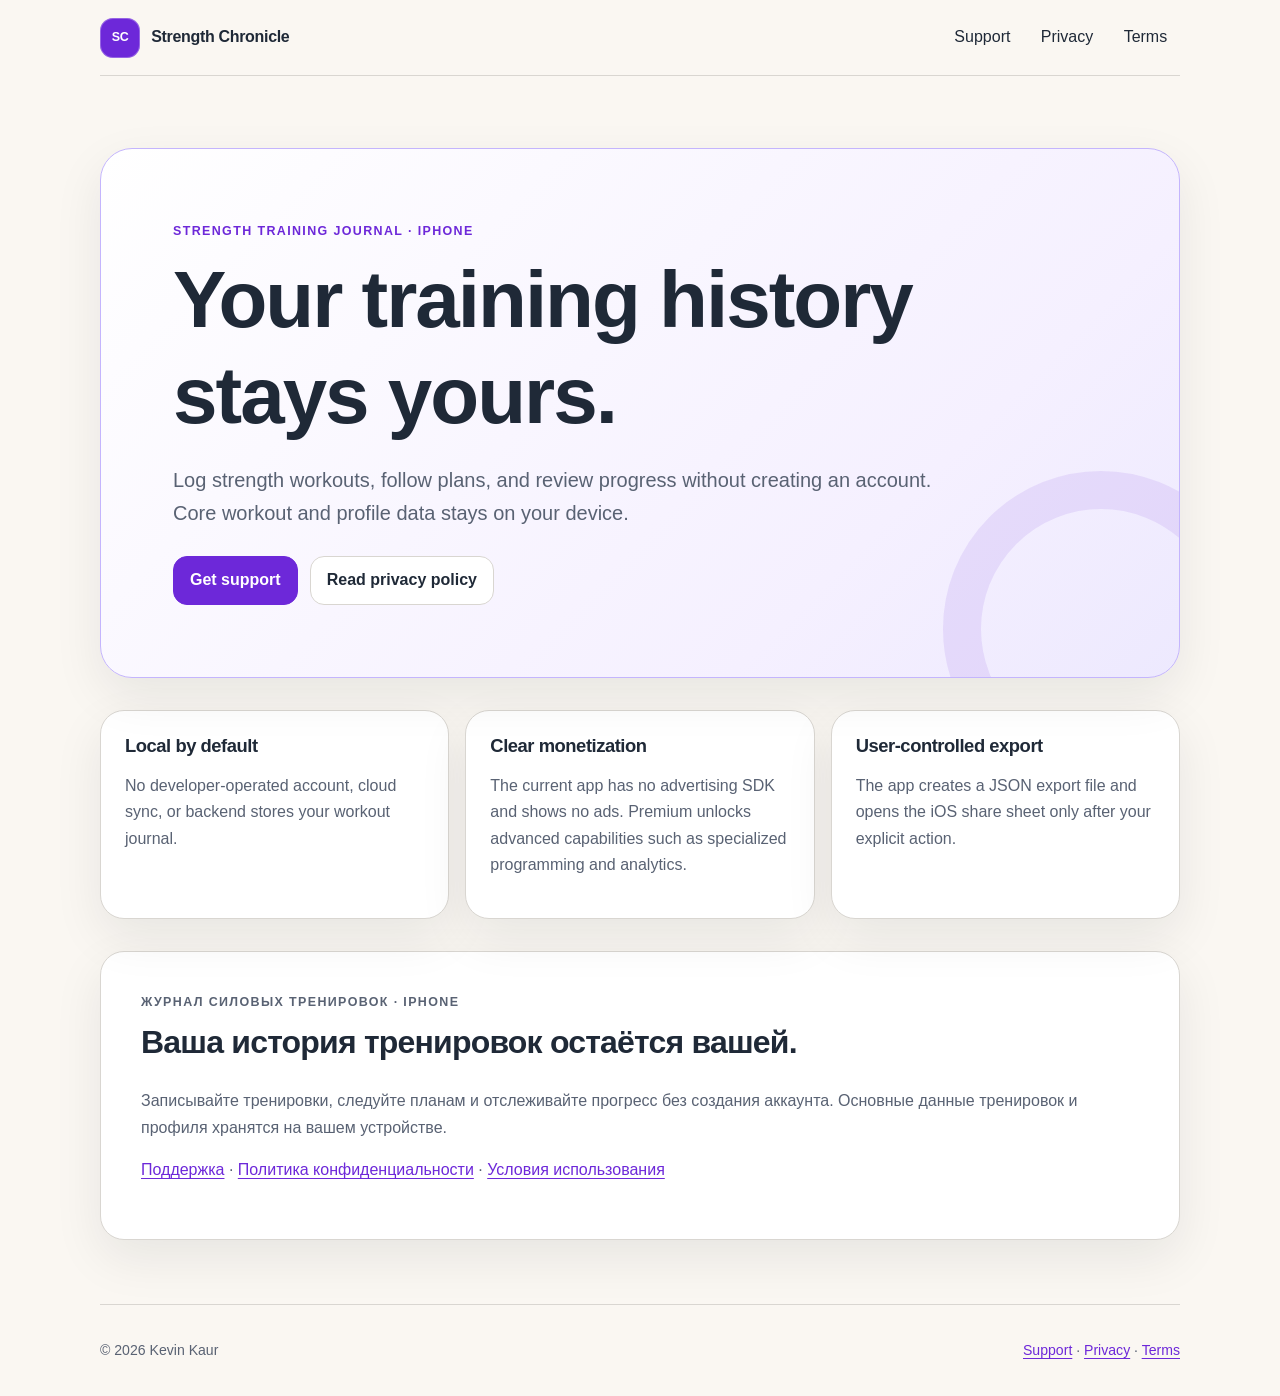
<file: index.html>
<!doctype html>
<html lang="en">
<head>
  <meta charset="utf-8">
  <meta name="viewport" content="width=device-width, initial-scale=1">
  <meta name="description" content="Strength Chronicle support and privacy information.">
  <meta name="referrer" content="no-referrer">
  <meta http-equiv="Content-Security-Policy" content="default-src 'self'; style-src 'self'; img-src 'self' data:; base-uri 'none'; form-action 'none'">
  <title>Strength Chronicle</title>
  <link rel="stylesheet" href="assets/styles.css">
</head>
<body>
  <a class="skip-link" href="#content">Skip to content / К содержанию</a>
  <header class="site-header">
    <a class="brand" href="./" aria-label="Strength Chronicle home"><span class="brand-mark" aria-hidden="true">SC</span><span>Strength Chronicle</span></a>
    <nav aria-label="Primary navigation"><a href="support/">Support</a><a href="privacy/">Privacy</a><a href="terms/">Terms</a></nav>
  </header>
  <main id="content">
    <section class="hero" aria-labelledby="hero-title">
      <p class="eyebrow">Strength training journal · iPhone</p>
      <h1 id="hero-title">Your training history stays yours.</h1>
      <p class="lead">Log strength workouts, follow plans, and review progress without creating an account. Core workout and profile data stays on your device.</p>
      <div class="actions"><a class="button primary" href="support/">Get support</a><a class="button" href="privacy/">Read privacy policy</a></div>
    </section>
    <section class="grid" aria-label="Product facts">
      <article class="card"><h2>Local by default</h2><p>No developer-operated account, cloud sync, or backend stores your workout journal.</p></article>
      <article class="card"><h2>Clear monetization</h2><p>The current app has no advertising SDK and shows no ads. Premium unlocks advanced capabilities such as specialized programming and analytics.</p></article>
      <article class="card"><h2>User-controlled export</h2><p>The app creates a JSON export file and opens the iOS share sheet only after your explicit action.</p></article>
    </section>
    <section class="translation" lang="ru" aria-labelledby="ru-title">
      <p class="eyebrow">Журнал силовых тренировок · iPhone</p>
      <h2 id="ru-title">Ваша история тренировок остаётся вашей.</h2>
      <p>Записывайте тренировки, следуйте планам и отслеживайте прогресс без создания аккаунта. Основные данные тренировок и профиля хранятся на вашем устройстве.</p>
      <p><a href="support/#ru">Поддержка</a> · <a href="privacy/#ru">Политика конфиденциальности</a> · <a href="terms/#ru">Условия использования</a></p>
    </section>
  </main>
  <footer><span>© 2026 Kevin Kaur</span><span><a href="support/">Support</a> · <a href="privacy/">Privacy</a> · <a href="terms/">Terms</a></span></footer>
</body>
</html>
</file>
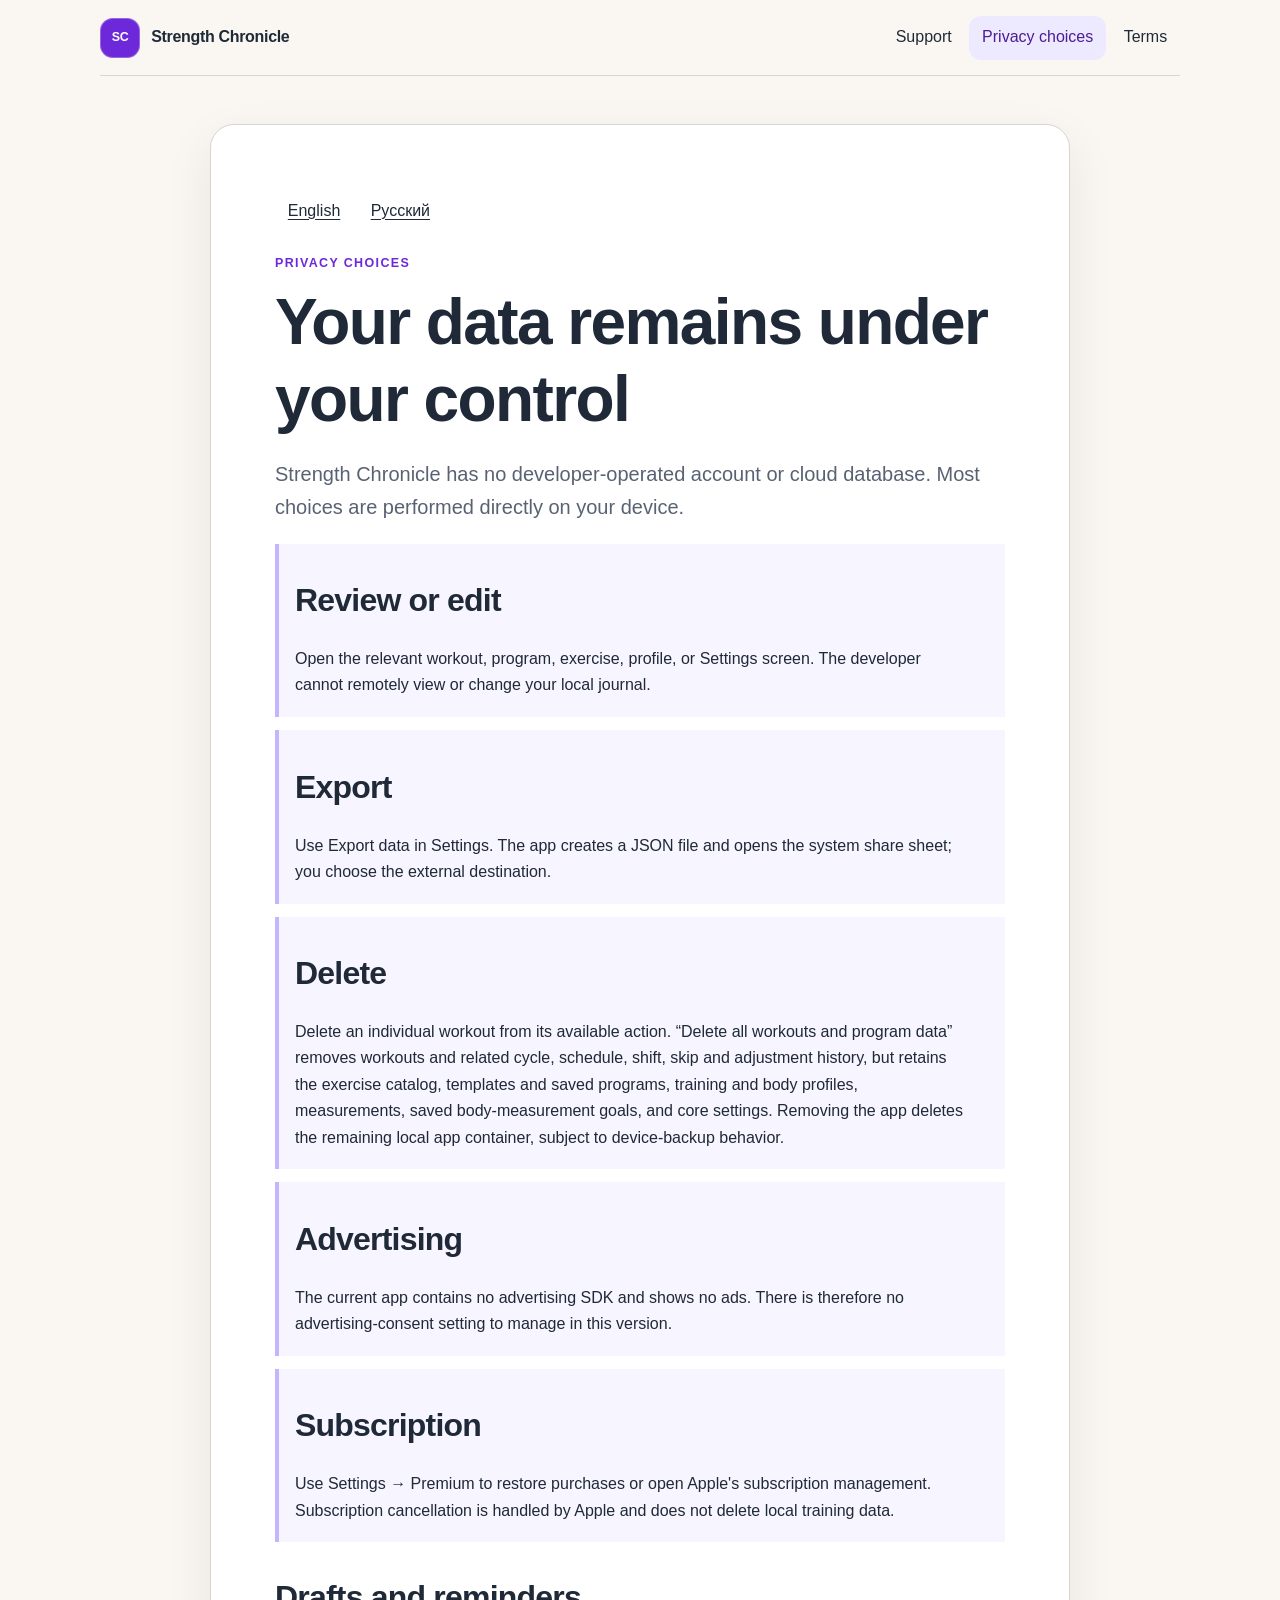
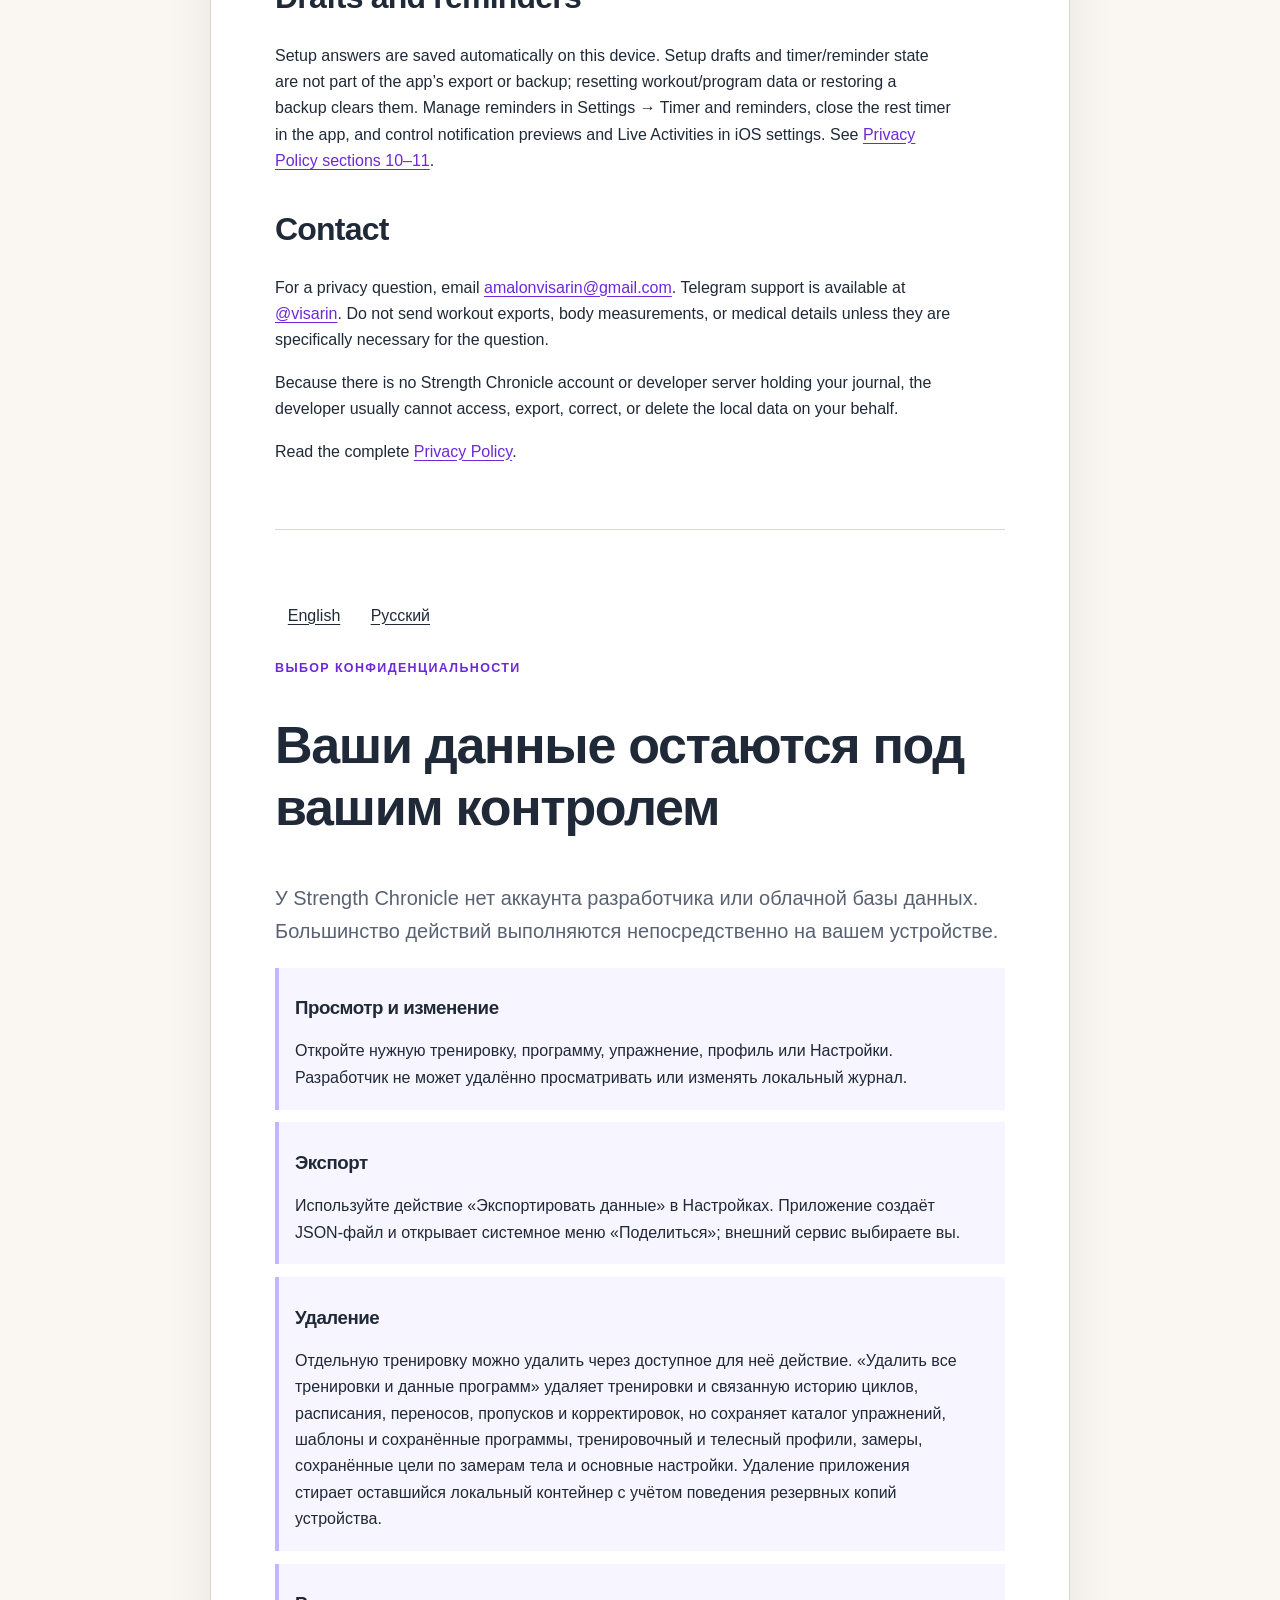
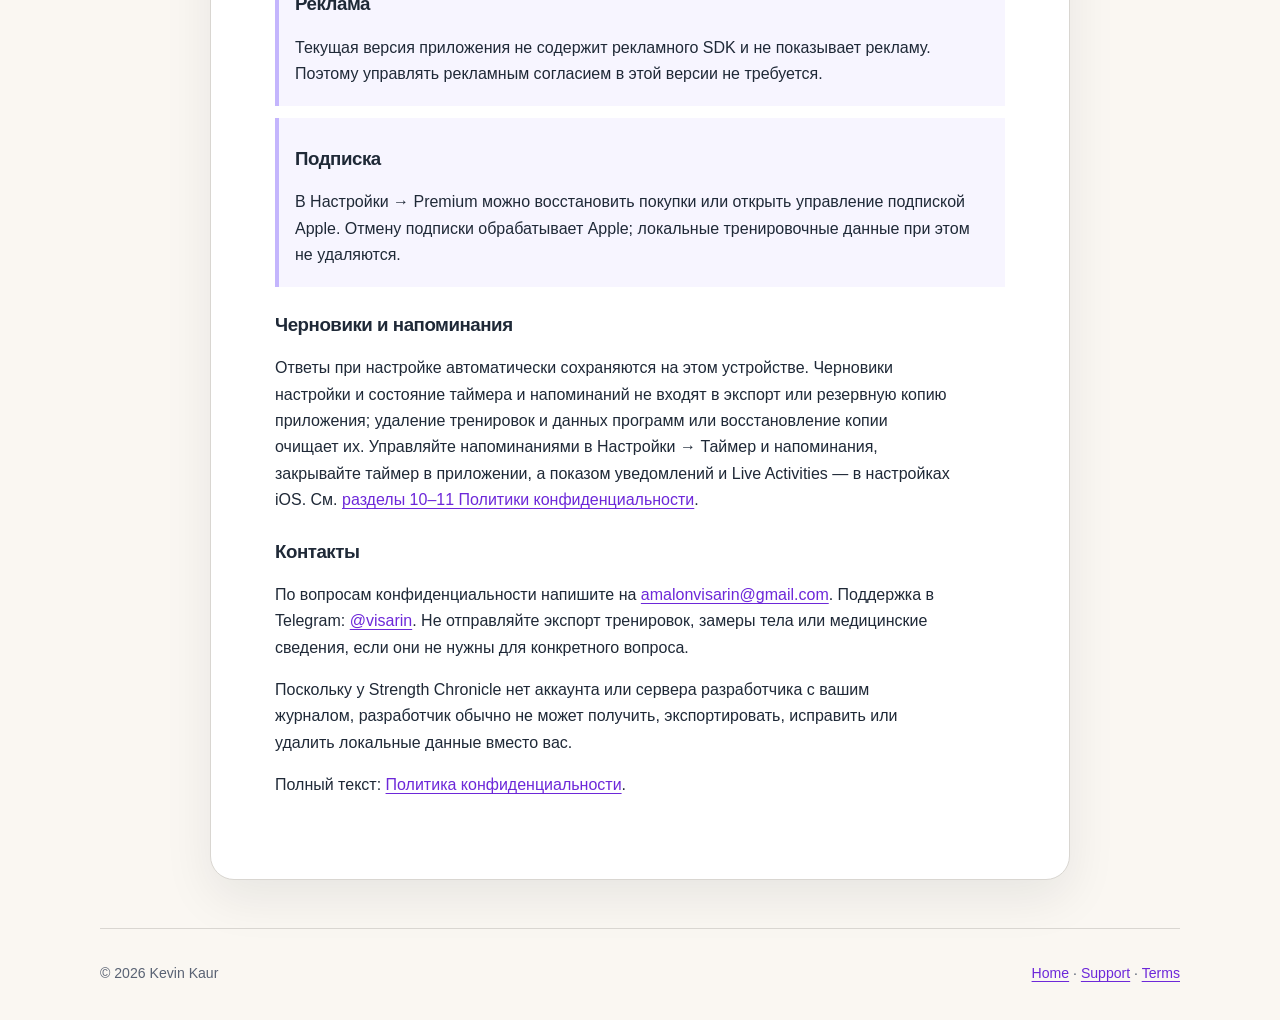
<file: privacy-choices/index.html>
<!doctype html>
<html lang="en">
<head>
  <meta charset="utf-8">
  <meta name="viewport" content="width=device-width, initial-scale=1">
  <meta name="description" content="Privacy choices for Strength Chronicle.">
  <meta name="referrer" content="no-referrer">
  <meta http-equiv="Content-Security-Policy" content="default-src 'self'; style-src 'self'; img-src 'self' data:; base-uri 'none'; form-action 'none'">
  <title>Privacy Choices · Strength Chronicle</title>
  <link rel="stylesheet" href="../assets/styles.css">
</head>
<body>
  <a class="skip-link" href="#content">Skip to content / К содержанию</a>
  <header class="site-header">
    <a class="brand" href="../"><span class="brand-mark" aria-hidden="true">SC</span><span>Strength Chronicle</span></a>
    <nav aria-label="Primary navigation"><a href="../support/">Support</a><a aria-current="page" href="./">Privacy choices</a><a href="../terms/">Terms</a></nav>
  </header>
  <main id="content" class="document">
    <section id="en" lang="en" aria-labelledby="choices-en">
      <nav class="language-nav" aria-label="Language / Язык"><a href="#en" lang="en" hreflang="en">English</a><a href="#ru" lang="ru" hreflang="ru">Русский</a></nav>
      <p class="eyebrow">Privacy choices</p>
      <h1 id="choices-en">Your data remains under your control</h1>
      <p class="lead">Strength Chronicle has no developer-operated account or cloud database. Most choices are performed directly on your device.</p>
      <div class="steps">
        <article><h2>Review or edit</h2><p>Open the relevant workout, program, exercise, profile, or Settings screen. The developer cannot remotely view or change your local journal.</p></article>
        <article><h2>Export</h2><p>Use Export data in Settings. The app creates a JSON file and opens the system share sheet; you choose the external destination.</p></article>
        <article><h2>Delete</h2><p>Delete an individual workout from its available action. “Delete all workouts and program data” removes workouts and related cycle, schedule, shift, skip and adjustment history, but retains the exercise catalog, templates and saved programs, training and body profiles, measurements, saved body-measurement goals, and core settings. Removing the app deletes the remaining local app container, subject to device-backup behavior.</p></article>
        <article><h2>Advertising</h2><p>The current app contains no advertising SDK and shows no ads. There is therefore no advertising-consent setting to manage in this version.</p></article>
        <article><h2>Subscription</h2><p>Use Settings → Premium to restore purchases or open Apple's subscription management. Subscription cancellation is handled by Apple and does not delete local training data.</p></article>
      </div>
      <h2>Drafts and reminders</h2>
      <p>Setup answers are saved automatically on this device. Setup drafts and timer/reminder state are not part of the app’s export or backup; resetting workout/program data or restoring a backup clears them. Manage reminders in Settings → Timer and reminders, close the rest timer in the app, and control notification previews and Live Activities in iOS settings. See <a href="../privacy/">Privacy Policy sections 10–11</a>.</p>
      <h2>Contact</h2>
      <p>For a privacy question, email <a href="mailto:amalonvisarin@gmail.com">amalonvisarin@gmail.com</a>. Telegram support is available at <a href="https://t.me/visarin">@visarin</a>. Do not send workout exports, body measurements, or medical details unless they are specifically necessary for the question.</p>
      <p>Because there is no Strength Chronicle account or developer server holding your journal, the developer usually cannot access, export, correct, or delete the local data on your behalf.</p>
      <p>Read the complete <a href="../privacy/">Privacy Policy</a>.</p>
    </section>
    <hr>
    <section id="ru" lang="ru" aria-labelledby="choices-ru">
      <nav class="language-nav" aria-label="Language / Язык"><a href="#en" lang="en" hreflang="en">English</a><a href="#ru" lang="ru" hreflang="ru">Русский</a></nav>
      <p class="eyebrow">Выбор конфиденциальности</p>
      <h2 id="choices-ru" class="document-title">Ваши данные остаются под вашим контролем</h2>
      <p class="lead">У Strength Chronicle нет аккаунта разработчика или облачной базы данных. Большинство действий выполняются непосредственно на вашем устройстве.</p>
      <div class="steps">
        <article><h3>Просмотр и изменение</h3><p>Откройте нужную тренировку, программу, упражнение, профиль или Настройки. Разработчик не может удалённо просматривать или изменять локальный журнал.</p></article>
        <article><h3>Экспорт</h3><p>Используйте действие «Экспортировать данные» в Настройках. Приложение создаёт JSON-файл и открывает системное меню «Поделиться»; внешний сервис выбираете вы.</p></article>
        <article><h3>Удаление</h3><p>Отдельную тренировку можно удалить через доступное для неё действие. «Удалить все тренировки и данные программ» удаляет тренировки и связанную историю циклов, расписания, переносов, пропусков и корректировок, но сохраняет каталог упражнений, шаблоны и сохранённые программы, тренировочный и телесный профили, замеры, сохранённые цели по замерам тела и основные настройки. Удаление приложения стирает оставшийся локальный контейнер с учётом поведения резервных копий устройства.</p></article>
        <article><h3>Реклама</h3><p>Текущая версия приложения не содержит рекламного SDK и не показывает рекламу. Поэтому управлять рекламным согласием в этой версии не требуется.</p></article>
        <article><h3>Подписка</h3><p>В Настройки → Premium можно восстановить покупки или открыть управление подпиской Apple. Отмену подписки обрабатывает Apple; локальные тренировочные данные при этом не удаляются.</p></article>
      </div>
      <h3>Черновики и напоминания</h3>
      <p>Ответы при настройке автоматически сохраняются на этом устройстве. Черновики настройки и состояние таймера и напоминаний не входят в экспорт или резервную копию приложения; удаление тренировок и данных программ или восстановление копии очищает их. Управляйте напоминаниями в Настройки → Таймер и напоминания, закрывайте таймер в приложении, а показом уведомлений и Live Activities — в настройках iOS. См. <a href="../privacy/#ru">разделы 10–11 Политики конфиденциальности</a>.</p>
      <h3>Контакты</h3>
      <p>По вопросам конфиденциальности напишите на <a href="mailto:amalonvisarin@gmail.com">amalonvisarin@gmail.com</a>. Поддержка в Telegram: <a href="https://t.me/visarin">@visarin</a>. Не отправляйте экспорт тренировок, замеры тела или медицинские сведения, если они не нужны для конкретного вопроса.</p>
      <p>Поскольку у Strength Chronicle нет аккаунта или сервера разработчика с вашим журналом, разработчик обычно не может получить, экспортировать, исправить или удалить локальные данные вместо вас.</p>
      <p>Полный текст: <a href="../privacy/#ru">Политика конфиденциальности</a>.</p>
    </section>
  </main>
  <footer><span>© 2026 Kevin Kaur</span><span><a href="../">Home</a> · <a href="../support/">Support</a> · <a href="../terms/">Terms</a></span></footer>
</body>
</html>
</file>
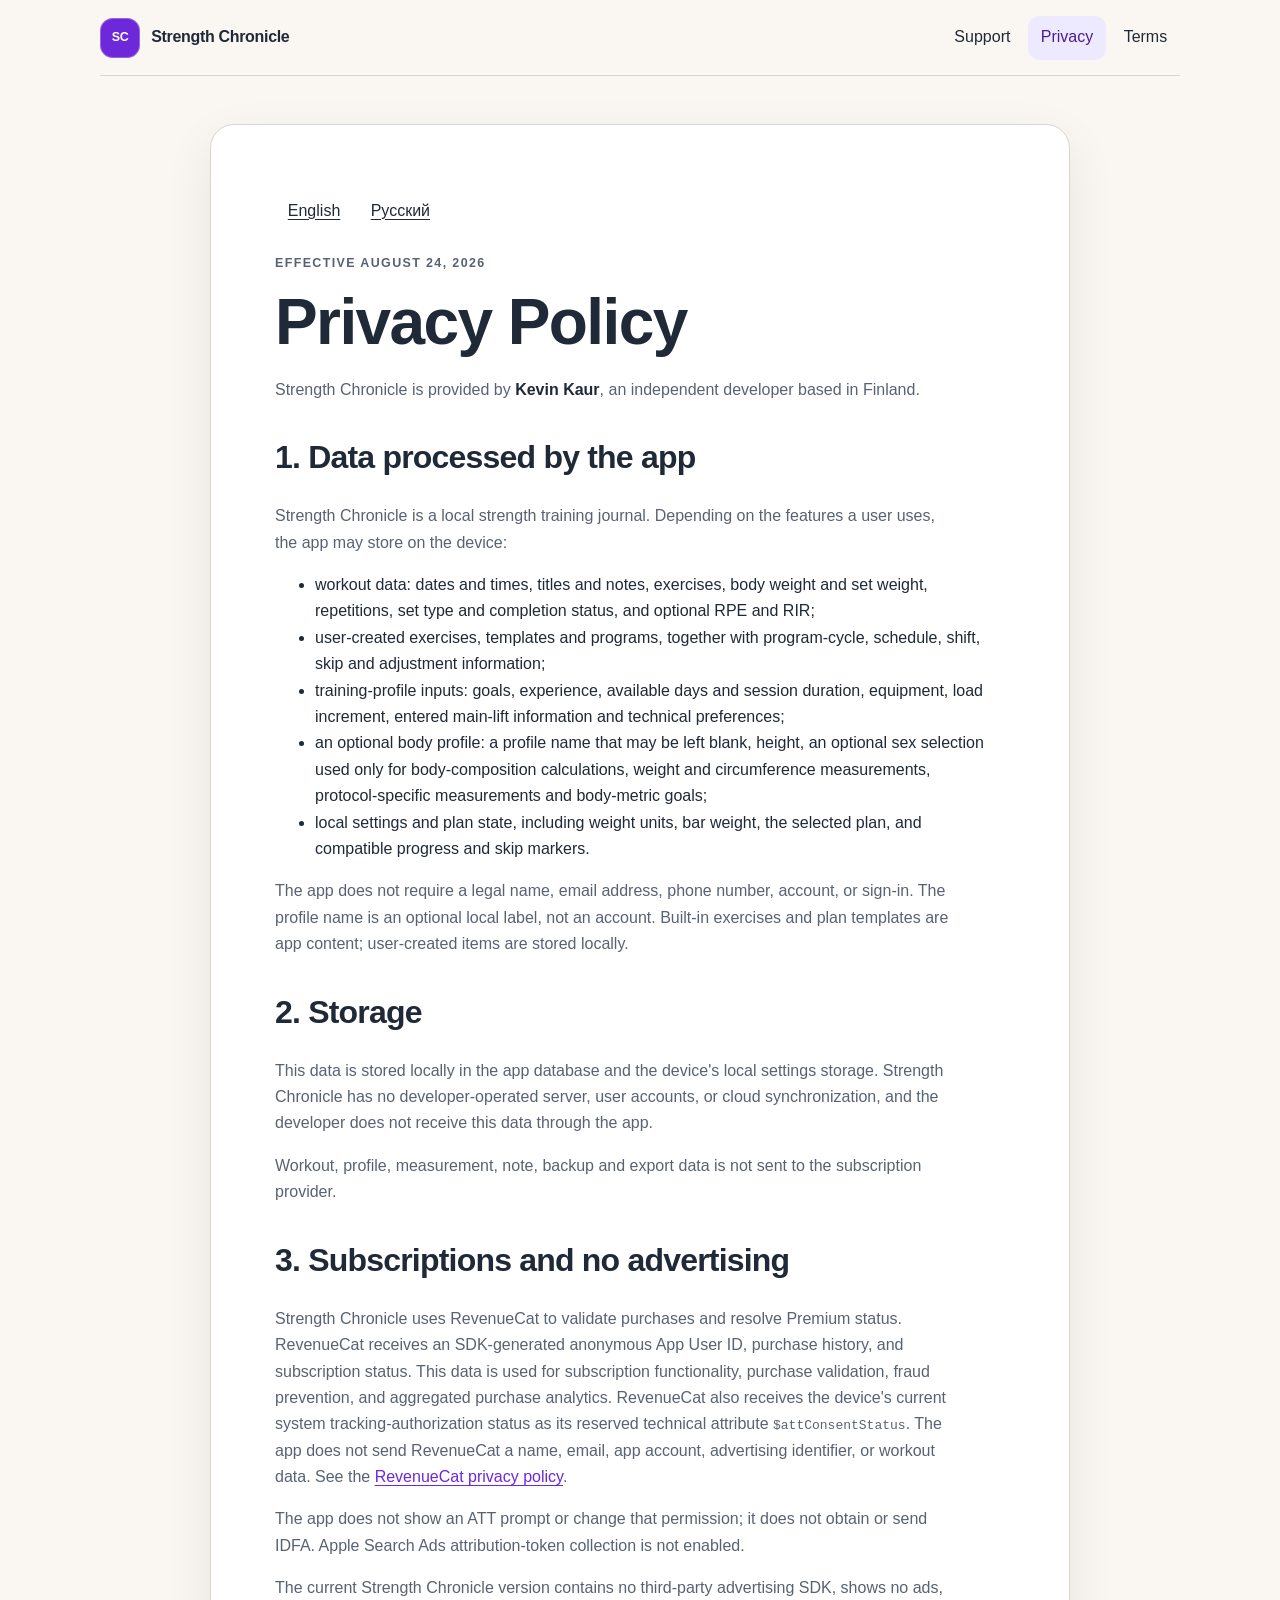
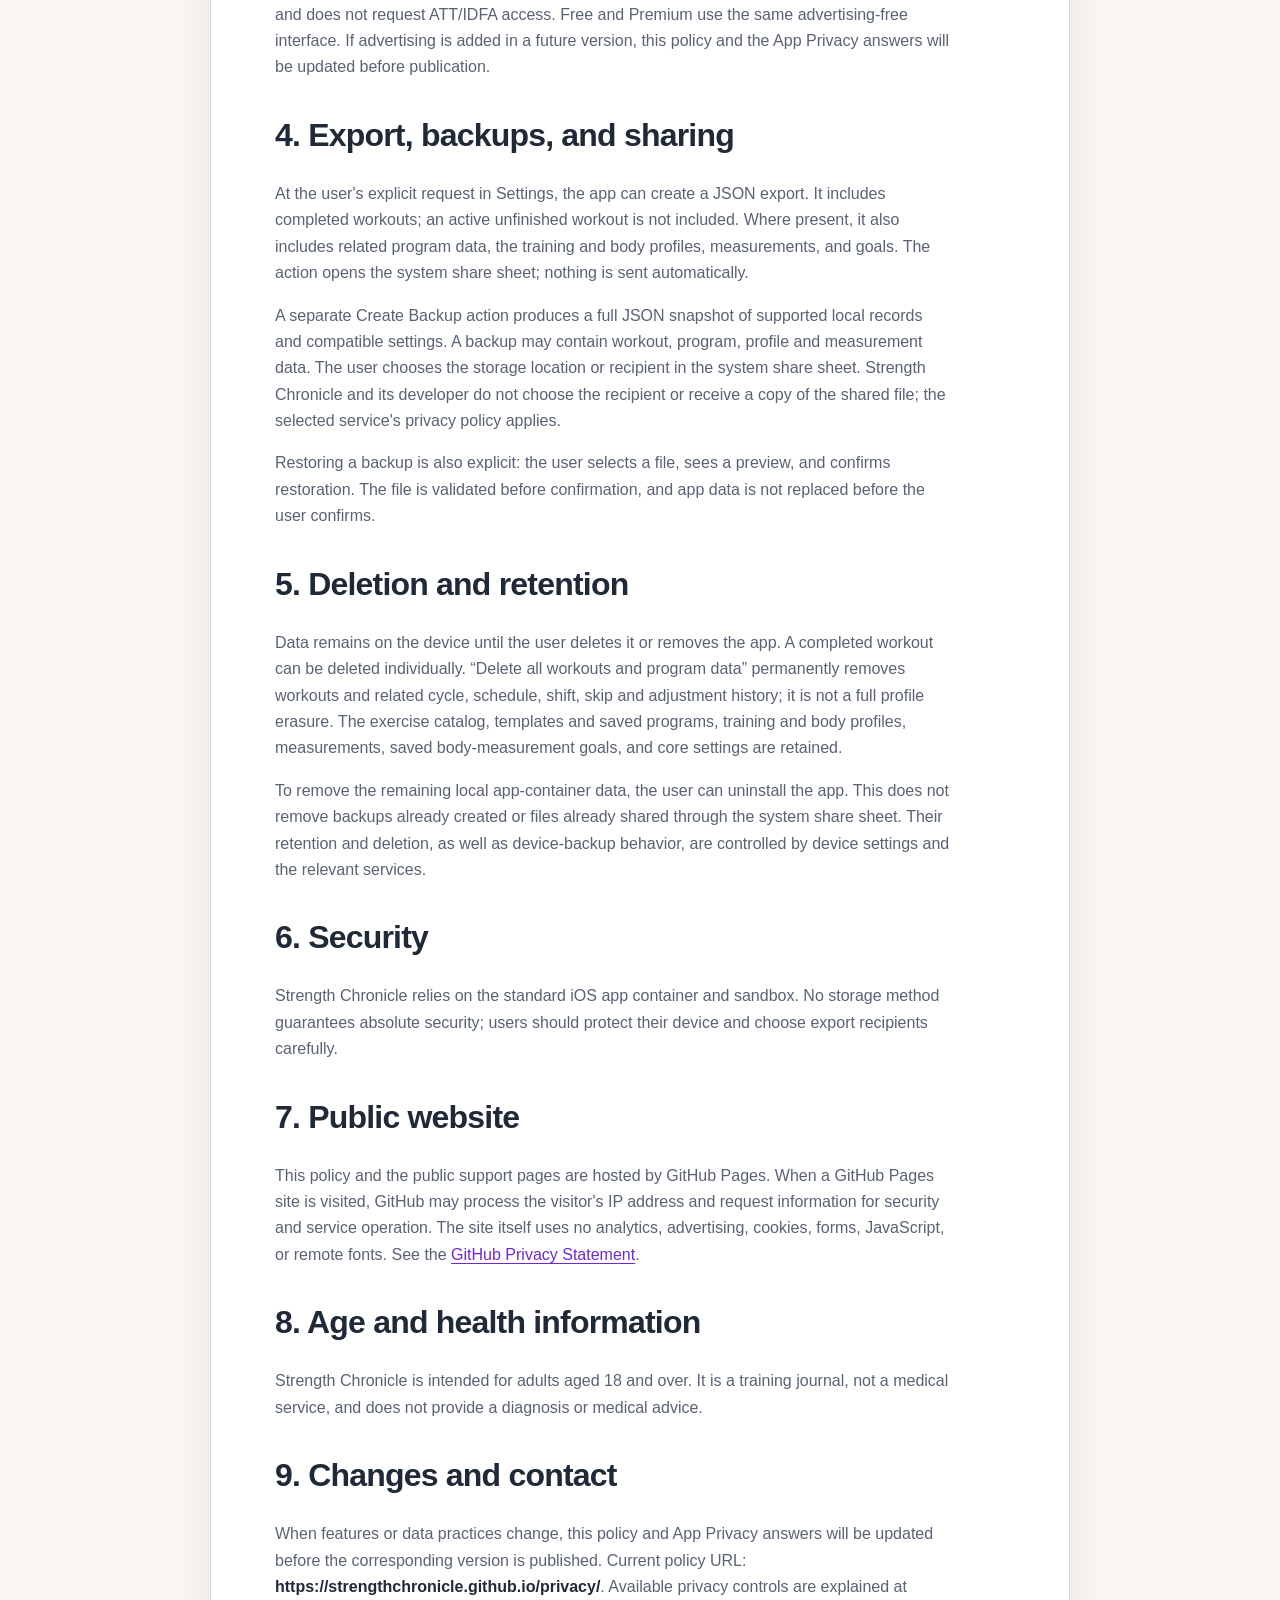
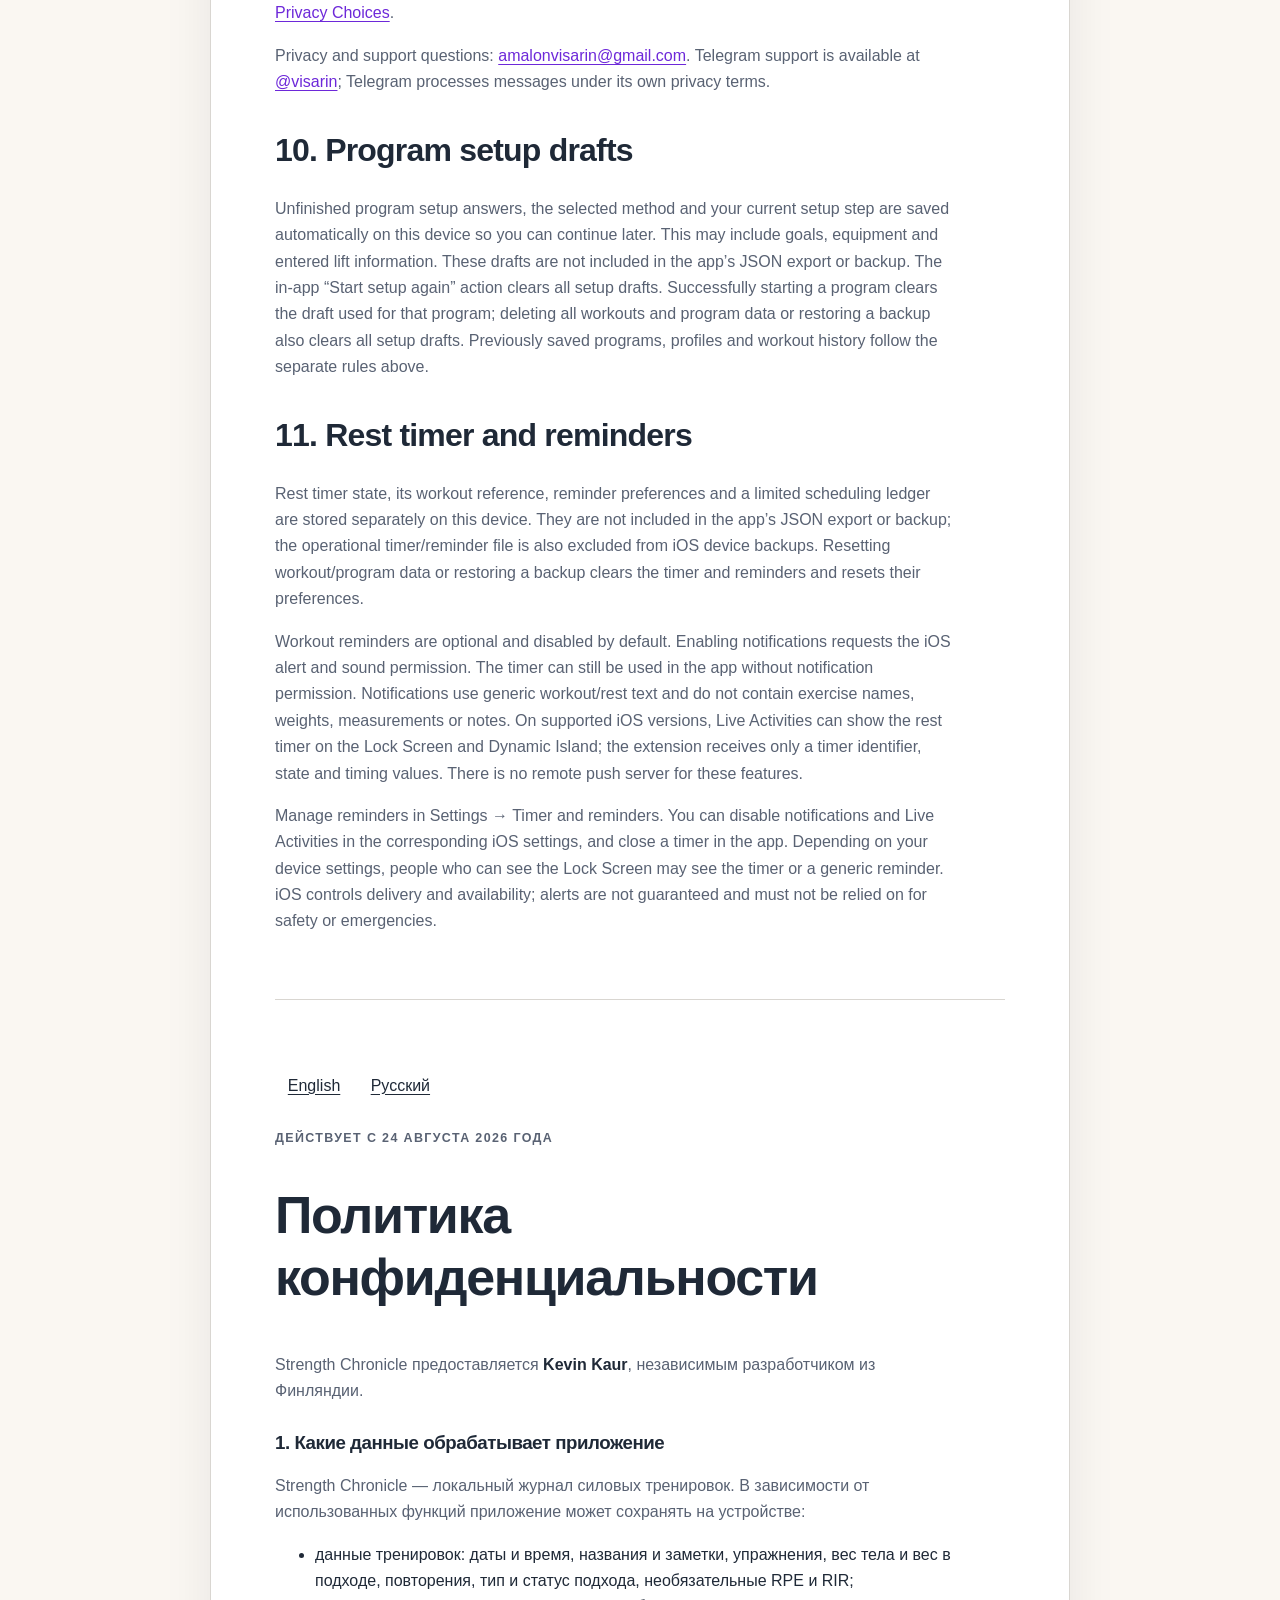
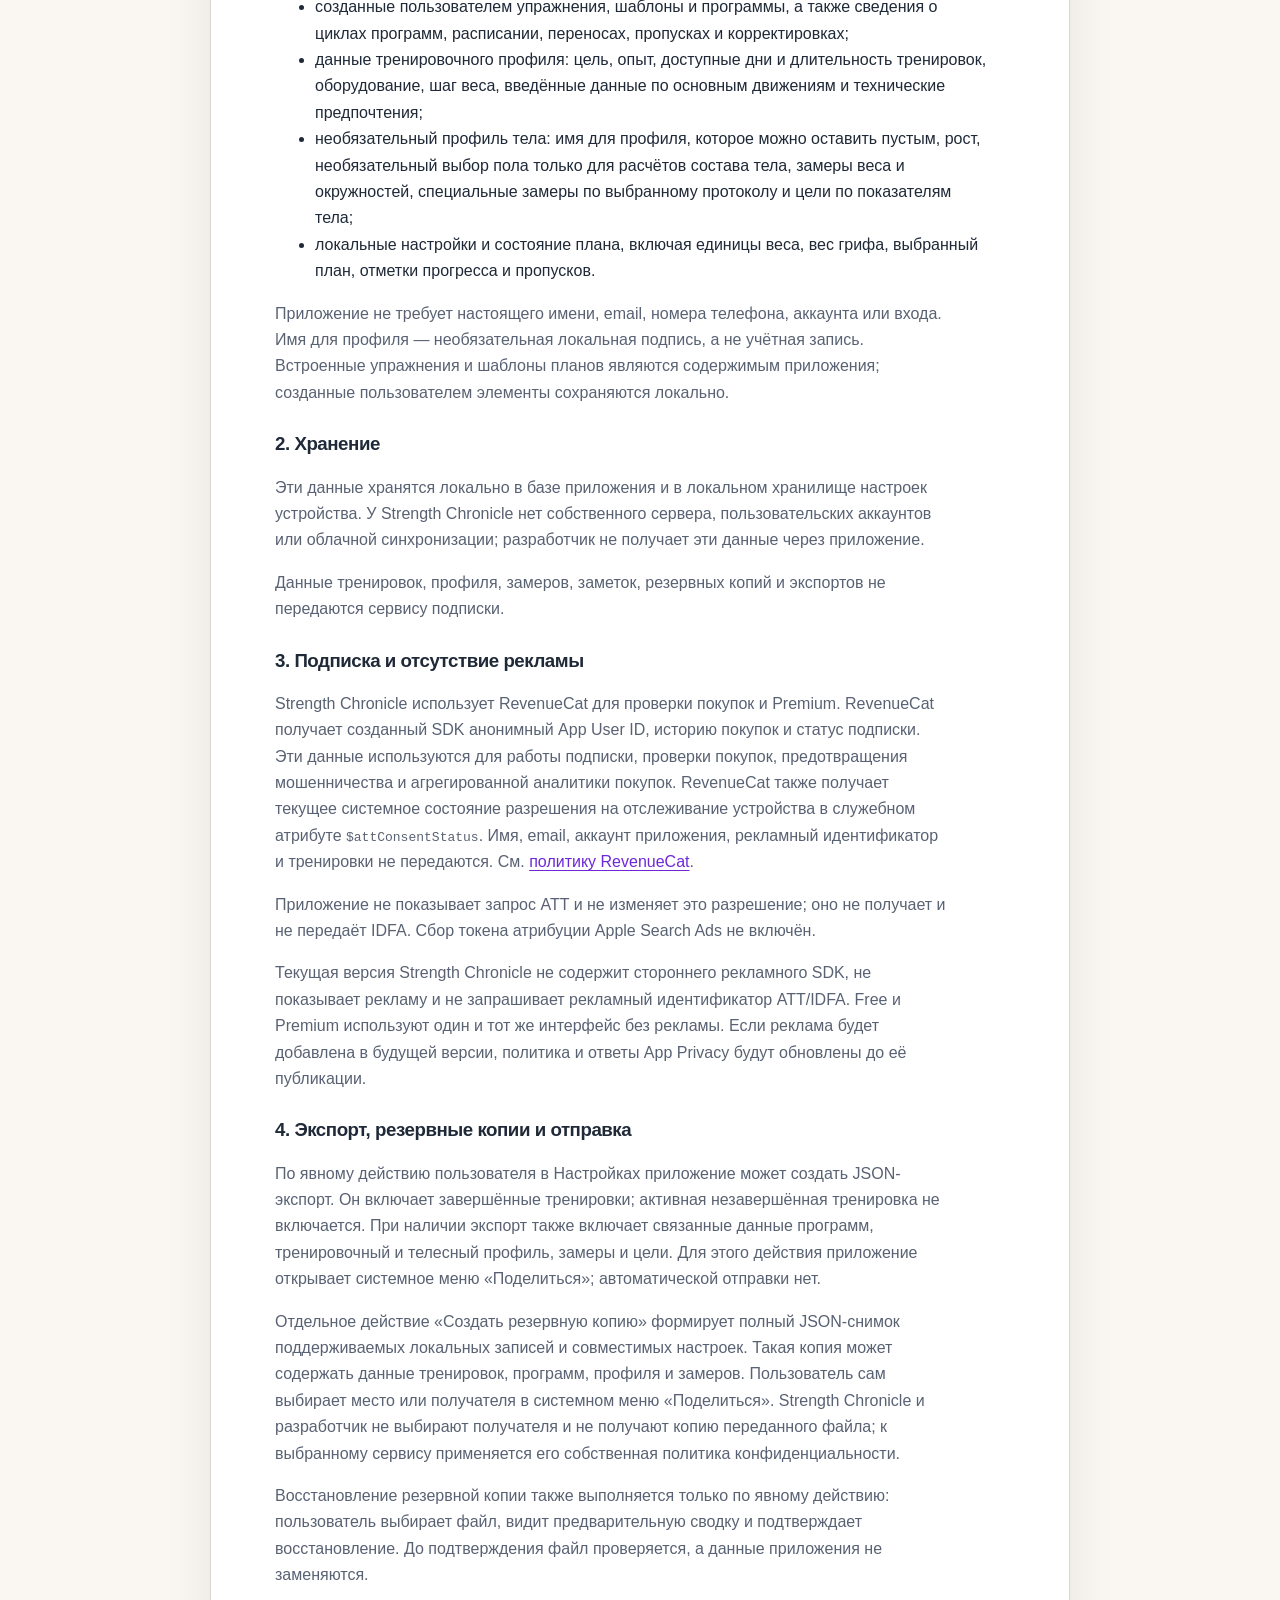
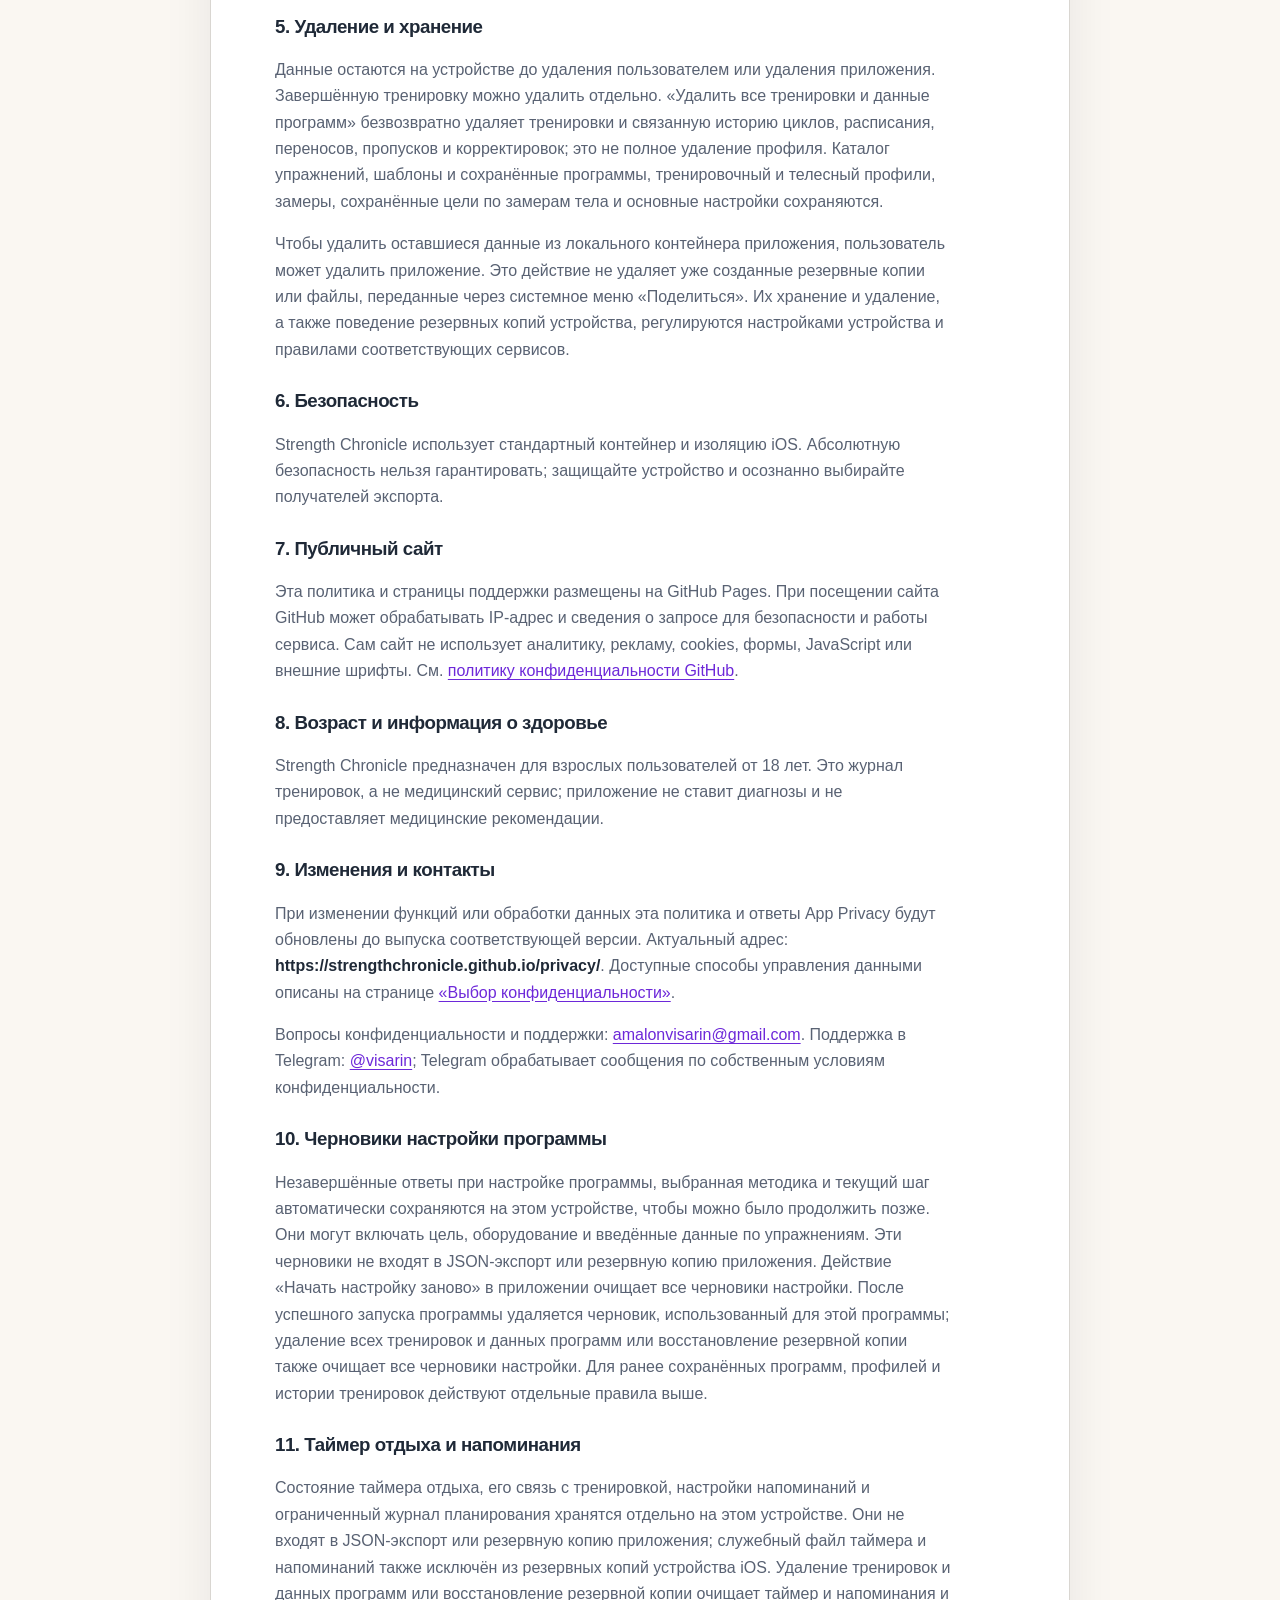
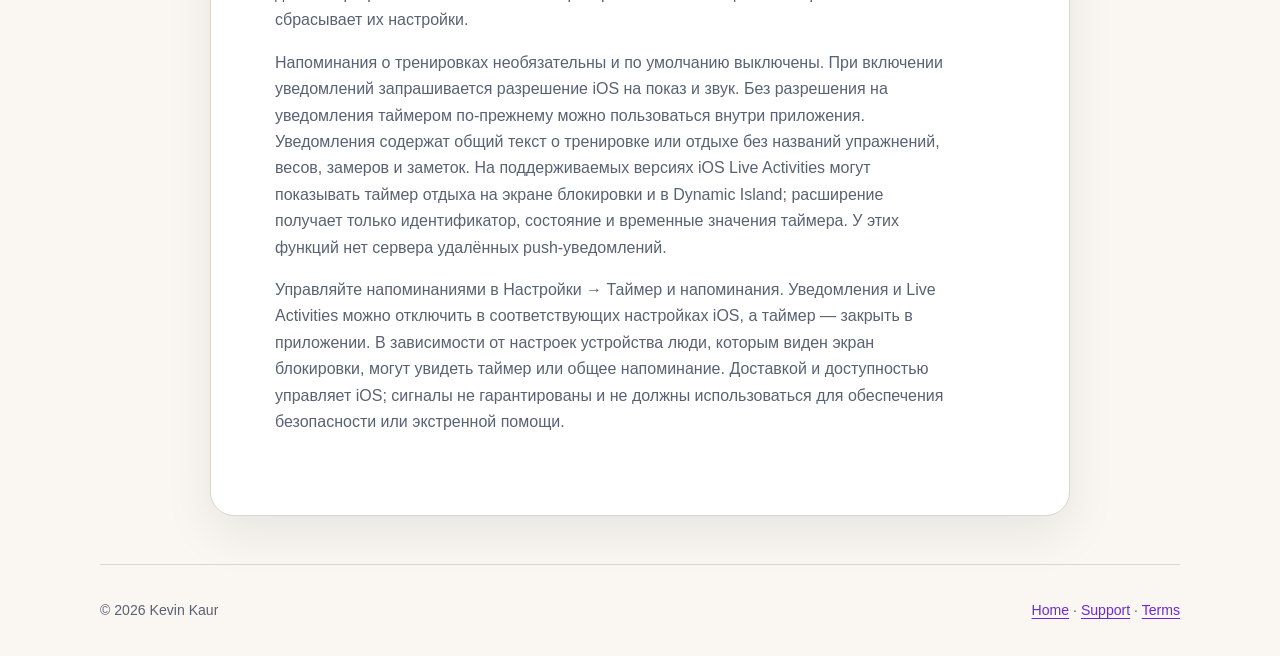
<file: privacy/index.html>
<!doctype html>
<html lang="en">
<head>
  <meta charset="utf-8">
  <meta name="viewport" content="width=device-width, initial-scale=1">
  <meta name="description" content="Privacy Policy for Strength Chronicle.">
  <meta name="referrer" content="no-referrer">
  <meta http-equiv="Content-Security-Policy" content="default-src 'self'; style-src 'self'; img-src 'self' data:; base-uri 'none'; form-action 'none'">
  <title>Privacy Policy · Strength Chronicle</title>
  <link rel="stylesheet" href="../assets/styles.css">
</head>
<body>
  <a class="skip-link" href="#content">Skip to content / К содержанию</a>
  <header class="site-header">
    <a class="brand" href="../"><span class="brand-mark" aria-hidden="true">SC</span><span>Strength Chronicle</span></a>
    <nav aria-label="Primary navigation"><a href="../support/">Support</a><a aria-current="page" href="./">Privacy</a><a href="../terms/">Terms</a></nav>
  </header>
  <main id="content" class="document policy">
    <section id="en" lang="en" aria-labelledby="privacy-en">
      <nav class="language-nav" aria-label="Language / Язык"><a href="#en" lang="en" hreflang="en">English</a><a href="#ru" lang="ru" hreflang="ru">Русский</a></nav>
      <p class="eyebrow">Effective August 24, 2026</p>
      <h1 id="privacy-en">Privacy Policy</h1>
      <p>Strength Chronicle is provided by <strong>Kevin Kaur</strong>, an independent developer based in Finland.</p>
      <h2>1. Data processed by the app</h2>
      <p>Strength Chronicle is a local strength training journal. Depending on the features a user uses, the app may store on the device:</p>
      <ul>
        <li>workout data: dates and times, titles and notes, exercises, body weight and set weight, repetitions, set type and completion status, and optional RPE and RIR;</li>
        <li>user-created exercises, templates and programs, together with program-cycle, schedule, shift, skip and adjustment information;</li>
        <li>training-profile inputs: goals, experience, available days and session duration, equipment, load increment, entered main-lift information and technical preferences;</li>
        <li>an optional body profile: a profile name that may be left blank, height, an optional sex selection used only for body-composition calculations, weight and circumference measurements, protocol-specific measurements and body-metric goals;</li>
        <li>local settings and plan state, including weight units, bar weight, the selected plan, and compatible progress and skip markers.</li>
      </ul>
      <p>The app does not require a legal name, email address, phone number, account, or sign-in. The profile name is an optional local label, not an account. Built-in exercises and plan templates are app content; user-created items are stored locally.</p>
      <h2>2. Storage</h2>
      <p>This data is stored locally in the app database and the device's local settings storage. Strength Chronicle has no developer-operated server, user accounts, or cloud synchronization, and the developer does not receive this data through the app.</p>
      <p>Workout, profile, measurement, note, backup and export data is not sent to the subscription provider.</p>
      <h2>3. Subscriptions and no advertising</h2>
      <p>Strength Chronicle uses RevenueCat to validate purchases and resolve Premium status. RevenueCat receives an SDK-generated anonymous App User ID, purchase history, and subscription status. This data is used for subscription functionality, purchase validation, fraud prevention, and aggregated purchase analytics. RevenueCat also receives the device's current system tracking-authorization status as its reserved technical attribute <code>$attConsentStatus</code>. The app does not send RevenueCat a name, email, app account, advertising identifier, or workout data. See the <a href="https://www.revenuecat.com/privacy">RevenueCat privacy policy</a>.</p>
      <p>The app does not show an ATT prompt or change that permission; it does not obtain or send IDFA. Apple Search Ads attribution-token collection is not enabled.</p>
      <p>The current Strength Chronicle version contains no third-party advertising SDK, shows no ads, and does not request ATT/IDFA access. Free and Premium use the same advertising-free interface. If advertising is added in a future version, this policy and the App Privacy answers will be updated before publication.</p>
      <h2>4. Export, backups, and sharing</h2>
      <p>At the user's explicit request in Settings, the app can create a JSON export. It includes completed workouts; an active unfinished workout is not included. Where present, it also includes related program data, the training and body profiles, measurements, and goals. The action opens the system share sheet; nothing is sent automatically.</p>
      <p>A separate Create Backup action produces a full JSON snapshot of supported local records and compatible settings. A backup may contain workout, program, profile and measurement data. The user chooses the storage location or recipient in the system share sheet. Strength Chronicle and its developer do not choose the recipient or receive a copy of the shared file; the selected service's privacy policy applies.</p>
      <p>Restoring a backup is also explicit: the user selects a file, sees a preview, and confirms restoration. The file is validated before confirmation, and app data is not replaced before the user confirms.</p>
      <h2>5. Deletion and retention</h2>
      <p>Data remains on the device until the user deletes it or removes the app. A completed workout can be deleted individually. “Delete all workouts and program data” permanently removes workouts and related cycle, schedule, shift, skip and adjustment history; it is not a full profile erasure. The exercise catalog, templates and saved programs, training and body profiles, measurements, saved body-measurement goals, and core settings are retained.</p>
      <p>To remove the remaining local app-container data, the user can uninstall the app. This does not remove backups already created or files already shared through the system share sheet. Their retention and deletion, as well as device-backup behavior, are controlled by device settings and the relevant services.</p>
      <h2>6. Security</h2>
      <p>Strength Chronicle relies on the standard iOS app container and sandbox. No storage method guarantees absolute security; users should protect their device and choose export recipients carefully.</p>
      <h2>7. Public website</h2>
      <p>This policy and the public support pages are hosted by GitHub Pages. When a GitHub Pages site is visited, GitHub may process the visitor's IP address and request information for security and service operation. The site itself uses no analytics, advertising, cookies, forms, JavaScript, or remote fonts. See the <a href="https://docs.github.com/en/site-policy/privacy-policies/github-general-privacy-statement">GitHub Privacy Statement</a>.</p>
      <h2>8. Age and health information</h2>
      <p>Strength Chronicle is intended for adults aged 18 and over. It is a training journal, not a medical service, and does not provide a diagnosis or medical advice.</p>
      <h2>9. Changes and contact</h2>
      <p>When features or data practices change, this policy and App Privacy answers will be updated before the corresponding version is published. Current policy URL: <strong>https://strengthchronicle.github.io/privacy/</strong>. Available privacy controls are explained at <a href="../privacy-choices/">Privacy Choices</a>.</p>
      <p>Privacy and support questions: <a href="mailto:amalonvisarin@gmail.com">amalonvisarin@gmail.com</a>. Telegram support is available at <a href="https://t.me/visarin">@visarin</a>; Telegram processes messages under its own privacy terms.</p>
      <h2>10. Program setup drafts</h2>
      <p>Unfinished program setup answers, the selected method and your current setup step are saved automatically on this device so you can continue later. This may include goals, equipment and entered lift information. These drafts are not included in the app’s JSON export or backup. The in-app “Start setup again” action clears all setup drafts. Successfully starting a program clears the draft used for that program; deleting all workouts and program data or restoring a backup also clears all setup drafts. Previously saved programs, profiles and workout history follow the separate rules above.</p>
      <h2>11. Rest timer and reminders</h2>
      <p>Rest timer state, its workout reference, reminder preferences and a limited scheduling ledger are stored separately on this device. They are not included in the app’s JSON export or backup; the operational timer/reminder file is also excluded from iOS device backups. Resetting workout/program data or restoring a backup clears the timer and reminders and resets their preferences.</p>
      <p>Workout reminders are optional and disabled by default. Enabling notifications requests the iOS alert and sound permission. The timer can still be used in the app without notification permission. Notifications use generic workout/rest text and do not contain exercise names, weights, measurements or notes. On supported iOS versions, Live Activities can show the rest timer on the Lock Screen and Dynamic Island; the extension receives only a timer identifier, state and timing values. There is no remote push server for these features.</p>
      <p>Manage reminders in Settings → Timer and reminders. You can disable notifications and Live Activities in the corresponding iOS settings, and close a timer in the app. Depending on your device settings, people who can see the Lock Screen may see the timer or a generic reminder. iOS controls delivery and availability; alerts are not guaranteed and must not be relied on for safety or emergencies.</p>
    </section>
    <hr>
    <section id="ru" lang="ru" aria-labelledby="privacy-ru">
      <nav class="language-nav" aria-label="Language / Язык"><a href="#en" lang="en" hreflang="en">English</a><a href="#ru" lang="ru" hreflang="ru">Русский</a></nav>
      <p class="eyebrow">Действует с 24 августа 2026 года</p>
      <h2 id="privacy-ru" class="document-title">Политика конфиденциальности</h2>
      <p>Strength Chronicle предоставляется <strong>Kevin Kaur</strong>, независимым разработчиком из Финляндии.</p>
      <h3>1. Какие данные обрабатывает приложение</h3>
      <p>Strength Chronicle — локальный журнал силовых тренировок. В зависимости от использованных функций приложение может сохранять на устройстве:</p>
      <ul>
        <li>данные тренировок: даты и время, названия и заметки, упражнения, вес тела и вес в подходе, повторения, тип и статус подхода, необязательные RPE и RIR;</li>
        <li>созданные пользователем упражнения, шаблоны и программы, а также сведения о циклах программ, расписании, переносах, пропусках и корректировках;</li>
        <li>данные тренировочного профиля: цель, опыт, доступные дни и длительность тренировок, оборудование, шаг веса, введённые данные по основным движениям и технические предпочтения;</li>
        <li>необязательный профиль тела: имя для профиля, которое можно оставить пустым, рост, необязательный выбор пола только для расчётов состава тела, замеры веса и окружностей, специальные замеры по выбранному протоколу и цели по показателям тела;</li>
        <li>локальные настройки и состояние плана, включая единицы веса, вес грифа, выбранный план, отметки прогресса и пропусков.</li>
      </ul>
      <p>Приложение не требует настоящего имени, email, номера телефона, аккаунта или входа. Имя для профиля — необязательная локальная подпись, а не учётная запись. Встроенные упражнения и шаблоны планов являются содержимым приложения; созданные пользователем элементы сохраняются локально.</p>
      <h3>2. Хранение</h3>
      <p>Эти данные хранятся локально в базе приложения и в локальном хранилище настроек устройства. У Strength Chronicle нет собственного сервера, пользовательских аккаунтов или облачной синхронизации; разработчик не получает эти данные через приложение.</p>
      <p>Данные тренировок, профиля, замеров, заметок, резервных копий и экспортов не передаются сервису подписки.</p>
      <h3>3. Подписка и отсутствие рекламы</h3>
      <p>Strength Chronicle использует RevenueCat для проверки покупок и Premium. RevenueCat получает созданный SDK анонимный App User ID, историю покупок и статус подписки. Эти данные используются для работы подписки, проверки покупок, предотвращения мошенничества и агрегированной аналитики покупок. RevenueCat также получает текущее системное состояние разрешения на отслеживание устройства в служебном атрибуте <code>$attConsentStatus</code>. Имя, email, аккаунт приложения, рекламный идентификатор и тренировки не передаются. См. <a href="https://www.revenuecat.com/privacy">политику RevenueCat</a>.</p>
      <p>Приложение не показывает запрос ATT и не изменяет это разрешение; оно не получает и не передаёт IDFA. Сбор токена атрибуции Apple Search Ads не включён.</p>
      <p>Текущая версия Strength Chronicle не содержит стороннего рекламного SDK, не показывает рекламу и не запрашивает рекламный идентификатор ATT/IDFA. Free и Premium используют один и тот же интерфейс без рекламы. Если реклама будет добавлена в будущей версии, политика и ответы App Privacy будут обновлены до её публикации.</p>
      <h3>4. Экспорт, резервные копии и отправка</h3>
      <p>По явному действию пользователя в Настройках приложение может создать JSON-экспорт. Он включает завершённые тренировки; активная незавершённая тренировка не включается. При наличии экспорт также включает связанные данные программ, тренировочный и телесный профиль, замеры и цели. Для этого действия приложение открывает системное меню «Поделиться»; автоматической отправки нет.</p>
      <p>Отдельное действие «Создать резервную копию» формирует полный JSON-снимок поддерживаемых локальных записей и совместимых настроек. Такая копия может содержать данные тренировок, программ, профиля и замеров. Пользователь сам выбирает место или получателя в системном меню «Поделиться». Strength Chronicle и разработчик не выбирают получателя и не получают копию переданного файла; к выбранному сервису применяется его собственная политика конфиденциальности.</p>
      <p>Восстановление резервной копии также выполняется только по явному действию: пользователь выбирает файл, видит предварительную сводку и подтверждает восстановление. До подтверждения файл проверяется, а данные приложения не заменяются.</p>
      <h3>5. Удаление и хранение</h3>
      <p>Данные остаются на устройстве до удаления пользователем или удаления приложения. Завершённую тренировку можно удалить отдельно. «Удалить все тренировки и данные программ» безвозвратно удаляет тренировки и связанную историю циклов, расписания, переносов, пропусков и корректировок; это не полное удаление профиля. Каталог упражнений, шаблоны и сохранённые программы, тренировочный и телесный профили, замеры, сохранённые цели по замерам тела и основные настройки сохраняются.</p>
      <p>Чтобы удалить оставшиеся данные из локального контейнера приложения, пользователь может удалить приложение. Это действие не удаляет уже созданные резервные копии или файлы, переданные через системное меню «Поделиться». Их хранение и удаление, а также поведение резервных копий устройства, регулируются настройками устройства и правилами соответствующих сервисов.</p>
      <h3>6. Безопасность</h3>
      <p>Strength Chronicle использует стандартный контейнер и изоляцию iOS. Абсолютную безопасность нельзя гарантировать; защищайте устройство и осознанно выбирайте получателей экспорта.</p>
      <h3>7. Публичный сайт</h3>
      <p>Эта политика и страницы поддержки размещены на GitHub Pages. При посещении сайта GitHub может обрабатывать IP-адрес и сведения о запросе для безопасности и работы сервиса. Сам сайт не использует аналитику, рекламу, cookies, формы, JavaScript или внешние шрифты. См. <a href="https://docs.github.com/en/site-policy/privacy-policies/github-general-privacy-statement">политику конфиденциальности GitHub</a>.</p>
      <h3>8. Возраст и информация о здоровье</h3>
      <p>Strength Chronicle предназначен для взрослых пользователей от 18 лет. Это журнал тренировок, а не медицинский сервис; приложение не ставит диагнозы и не предоставляет медицинские рекомендации.</p>
      <h3>9. Изменения и контакты</h3>
      <p>При изменении функций или обработки данных эта политика и ответы App Privacy будут обновлены до выпуска соответствующей версии. Актуальный адрес: <strong>https://strengthchronicle.github.io/privacy/</strong>. Доступные способы управления данными описаны на странице <a href="../privacy-choices/#ru">«Выбор конфиденциальности»</a>.</p>
      <p>Вопросы конфиденциальности и поддержки: <a href="mailto:amalonvisarin@gmail.com">amalonvisarin@gmail.com</a>. Поддержка в Telegram: <a href="https://t.me/visarin">@visarin</a>; Telegram обрабатывает сообщения по собственным условиям конфиденциальности.</p>
      <h3>10. Черновики настройки программы</h3>
      <p>Незавершённые ответы при настройке программы, выбранная методика и текущий шаг автоматически сохраняются на этом устройстве, чтобы можно было продолжить позже. Они могут включать цель, оборудование и введённые данные по упражнениям. Эти черновики не входят в JSON-экспорт или резервную копию приложения. Действие «Начать настройку заново» в приложении очищает все черновики настройки. После успешного запуска программы удаляется черновик, использованный для этой программы; удаление всех тренировок и данных программ или восстановление резервной копии также очищает все черновики настройки. Для ранее сохранённых программ, профилей и истории тренировок действуют отдельные правила выше.</p>
      <h3>11. Таймер отдыха и напоминания</h3>
      <p>Состояние таймера отдыха, его связь с тренировкой, настройки напоминаний и ограниченный журнал планирования хранятся отдельно на этом устройстве. Они не входят в JSON-экспорт или резервную копию приложения; служебный файл таймера и напоминаний также исключён из резервных копий устройства iOS. Удаление тренировок и данных программ или восстановление резервной копии очищает таймер и напоминания и сбрасывает их настройки.</p>
      <p>Напоминания о тренировках необязательны и по умолчанию выключены. При включении уведомлений запрашивается разрешение iOS на показ и звук. Без разрешения на уведомления таймером по-прежнему можно пользоваться внутри приложения. Уведомления содержат общий текст о тренировке или отдыхе без названий упражнений, весов, замеров и заметок. На поддерживаемых версиях iOS Live Activities могут показывать таймер отдыха на экране блокировки и в Dynamic Island; расширение получает только идентификатор, состояние и временные значения таймера. У этих функций нет сервера удалённых push-уведомлений.</p>
      <p>Управляйте напоминаниями в Настройки → Таймер и напоминания. Уведомления и Live Activities можно отключить в соответствующих настройках iOS, а таймер — закрыть в приложении. В зависимости от настроек устройства люди, которым виден экран блокировки, могут увидеть таймер или общее напоминание. Доставкой и доступностью управляет iOS; сигналы не гарантированы и не должны использоваться для обеспечения безопасности или экстренной помощи.</p>
    </section>
  </main>
  <footer><span>© 2026 Kevin Kaur</span><span><a href="../">Home</a> · <a href="../support/">Support</a> · <a href="../terms/">Terms</a></span></footer>
</body>
</html>
</file>
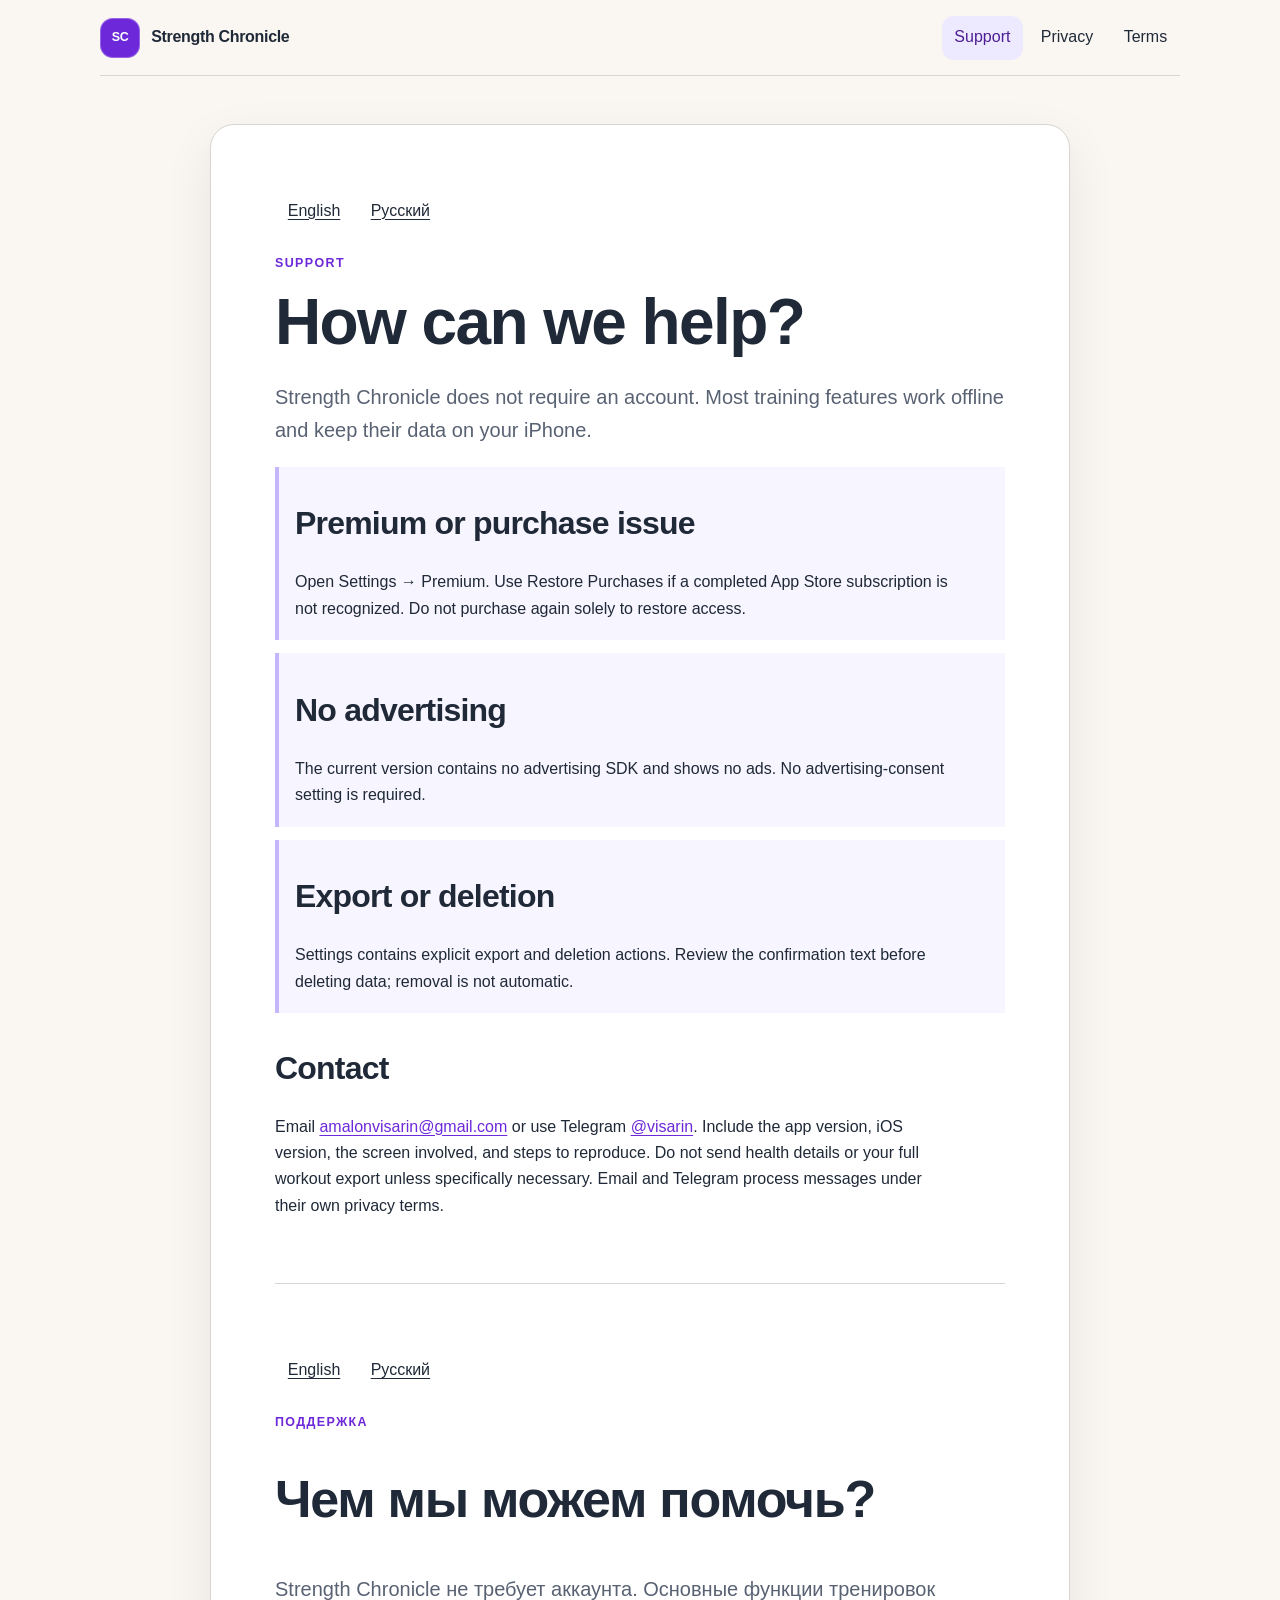
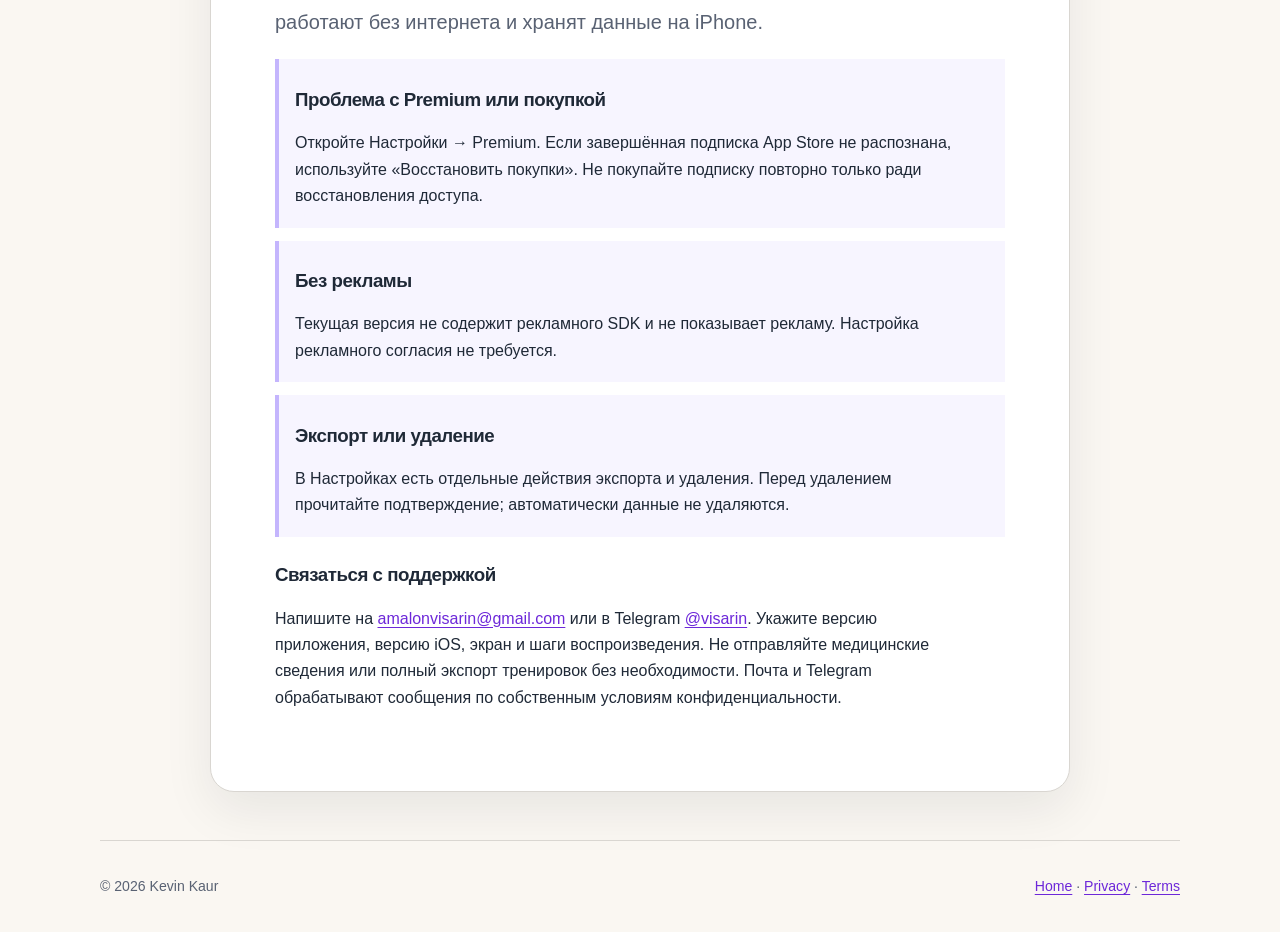
<file: support/index.html>
<!doctype html>
<html lang="en">
<head>
  <meta charset="utf-8">
  <meta name="viewport" content="width=device-width, initial-scale=1">
  <meta name="description" content="Support for Strength Chronicle.">
  <meta name="referrer" content="no-referrer">
  <meta http-equiv="Content-Security-Policy" content="default-src 'self'; style-src 'self'; img-src 'self' data:; base-uri 'none'; form-action 'none'">
  <title>Support · Strength Chronicle</title>
  <link rel="stylesheet" href="../assets/styles.css">
</head>
<body>
  <a class="skip-link" href="#content">Skip to content / К содержанию</a>
  <header class="site-header">
    <a class="brand" href="../"><span class="brand-mark" aria-hidden="true">SC</span><span>Strength Chronicle</span></a>
    <nav aria-label="Primary navigation"><a aria-current="page" href="./">Support</a><a href="../privacy/">Privacy</a><a href="../terms/">Terms</a></nav>
  </header>
  <main id="content" class="document">
    <section id="en" lang="en" aria-labelledby="support-en">
      <nav class="language-nav" aria-label="Language / Язык"><a href="#en" lang="en" hreflang="en">English</a><a href="#ru" lang="ru" hreflang="ru">Русский</a></nav>
      <p class="eyebrow">Support</p><h1 id="support-en">How can we help?</h1>
      <p class="lead">Strength Chronicle does not require an account. Most training features work offline and keep their data on your iPhone.</p>
      <div class="steps">
        <article><h2>Premium or purchase issue</h2><p>Open Settings → Premium. Use Restore Purchases if a completed App Store subscription is not recognized. Do not purchase again solely to restore access.</p></article>
        <article><h2>No advertising</h2><p>The current version contains no advertising SDK and shows no ads. No advertising-consent setting is required.</p></article>
        <article><h2>Export or deletion</h2><p>Settings contains explicit export and deletion actions. Review the confirmation text before deleting data; removal is not automatic.</p></article>
      </div>
      <h2>Contact</h2>
      <p>Email <a href="mailto:amalonvisarin@gmail.com">amalonvisarin@gmail.com</a> or use Telegram <a href="https://t.me/visarin">@visarin</a>. Include the app version, iOS version, the screen involved, and steps to reproduce. Do not send health details or your full workout export unless specifically necessary. Email and Telegram process messages under their own privacy terms.</p>
    </section>
    <hr>
    <section id="ru" lang="ru" aria-labelledby="support-ru">
      <nav class="language-nav" aria-label="Language / Язык"><a href="#en" lang="en" hreflang="en">English</a><a href="#ru" lang="ru" hreflang="ru">Русский</a></nav>
      <p class="eyebrow">Поддержка</p><h2 id="support-ru" class="document-title">Чем мы можем помочь?</h2>
      <p class="lead">Strength Chronicle не требует аккаунта. Основные функции тренировок работают без интернета и хранят данные на iPhone.</p>
      <div class="steps">
        <article><h3>Проблема с Premium или покупкой</h3><p>Откройте Настройки → Premium. Если завершённая подписка App Store не распознана, используйте «Восстановить покупки». Не покупайте подписку повторно только ради восстановления доступа.</p></article>
        <article><h3>Без рекламы</h3><p>Текущая версия не содержит рекламного SDK и не показывает рекламу. Настройка рекламного согласия не требуется.</p></article>
        <article><h3>Экспорт или удаление</h3><p>В Настройках есть отдельные действия экспорта и удаления. Перед удалением прочитайте подтверждение; автоматически данные не удаляются.</p></article>
      </div>
      <h3>Связаться с поддержкой</h3>
      <p>Напишите на <a href="mailto:amalonvisarin@gmail.com">amalonvisarin@gmail.com</a> или в Telegram <a href="https://t.me/visarin">@visarin</a>. Укажите версию приложения, версию iOS, экран и шаги воспроизведения. Не отправляйте медицинские сведения или полный экспорт тренировок без необходимости. Почта и Telegram обрабатывают сообщения по собственным условиям конфиденциальности.</p>
    </section>
  </main>
  <footer><span>© 2026 Kevin Kaur</span><span><a href="../">Home</a> · <a href="../privacy/">Privacy</a> · <a href="../terms/">Terms</a></span></footer>
</body>
</html>
</file>
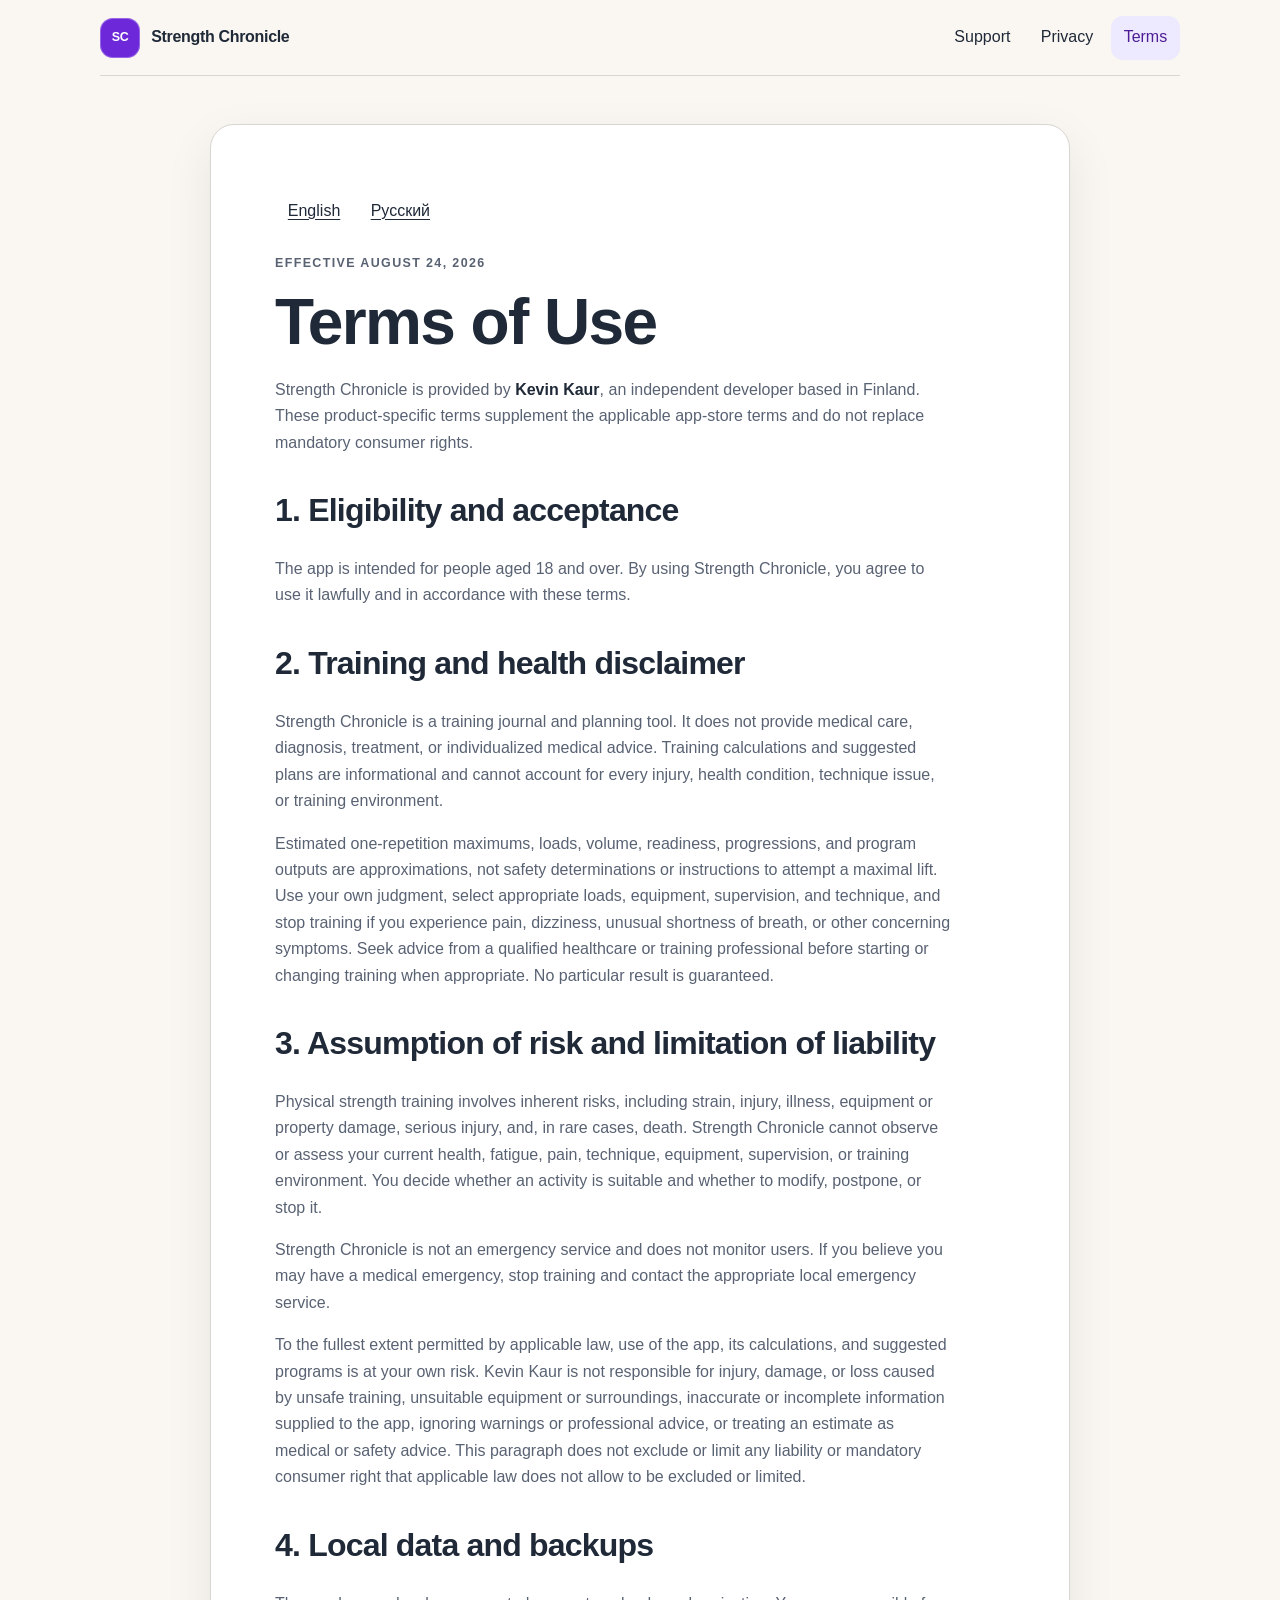
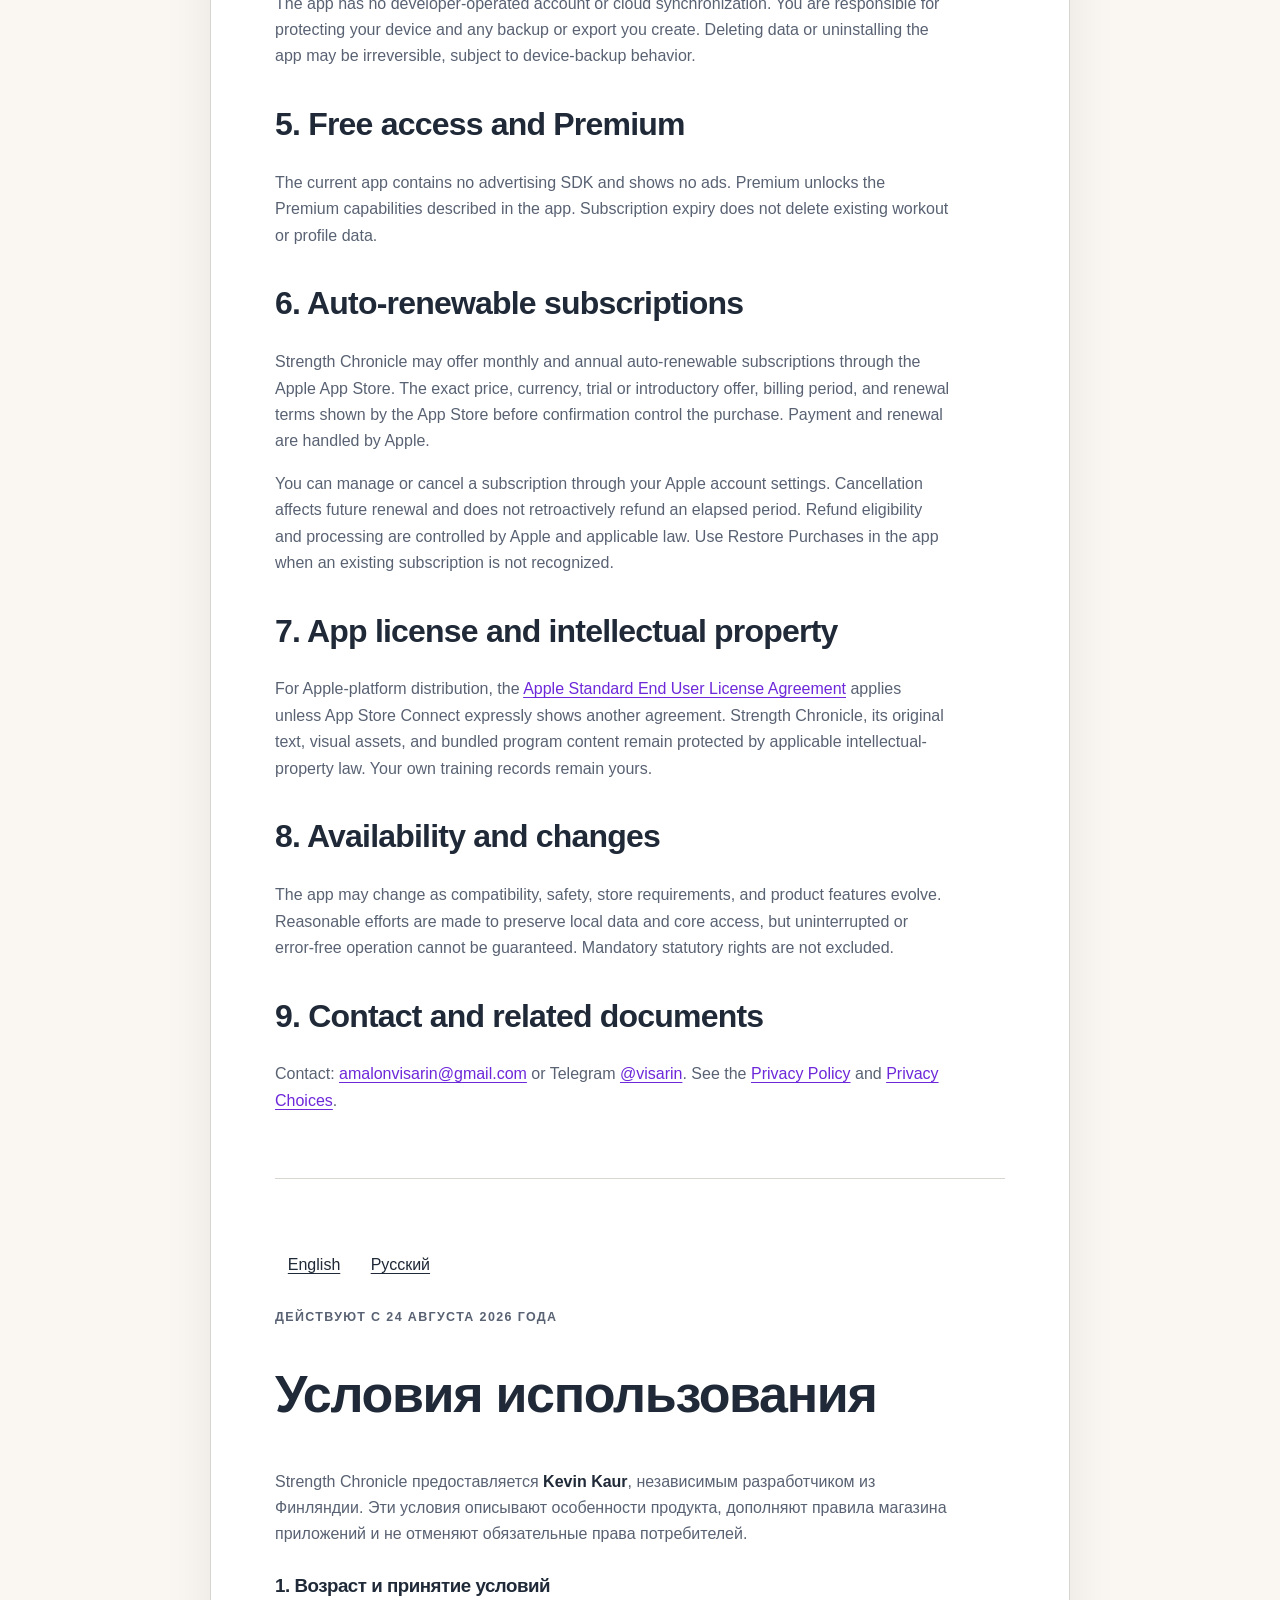
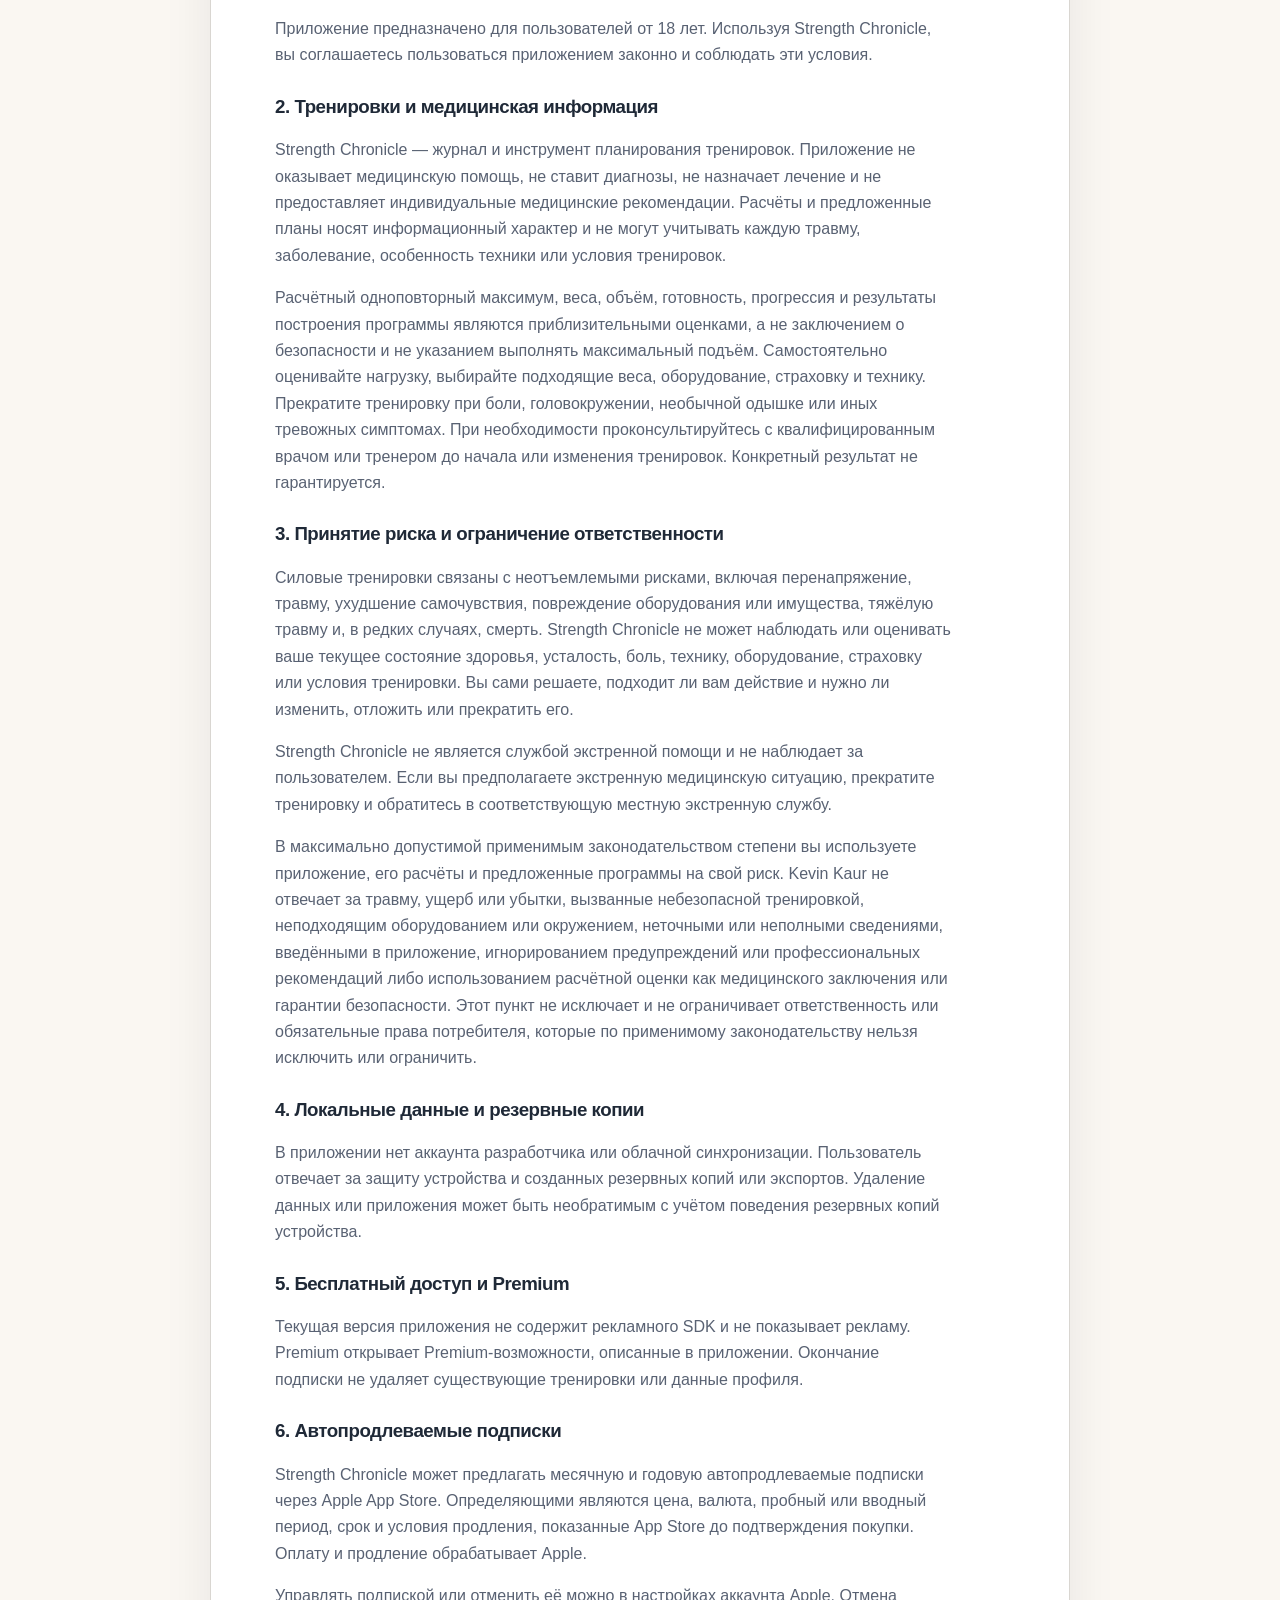
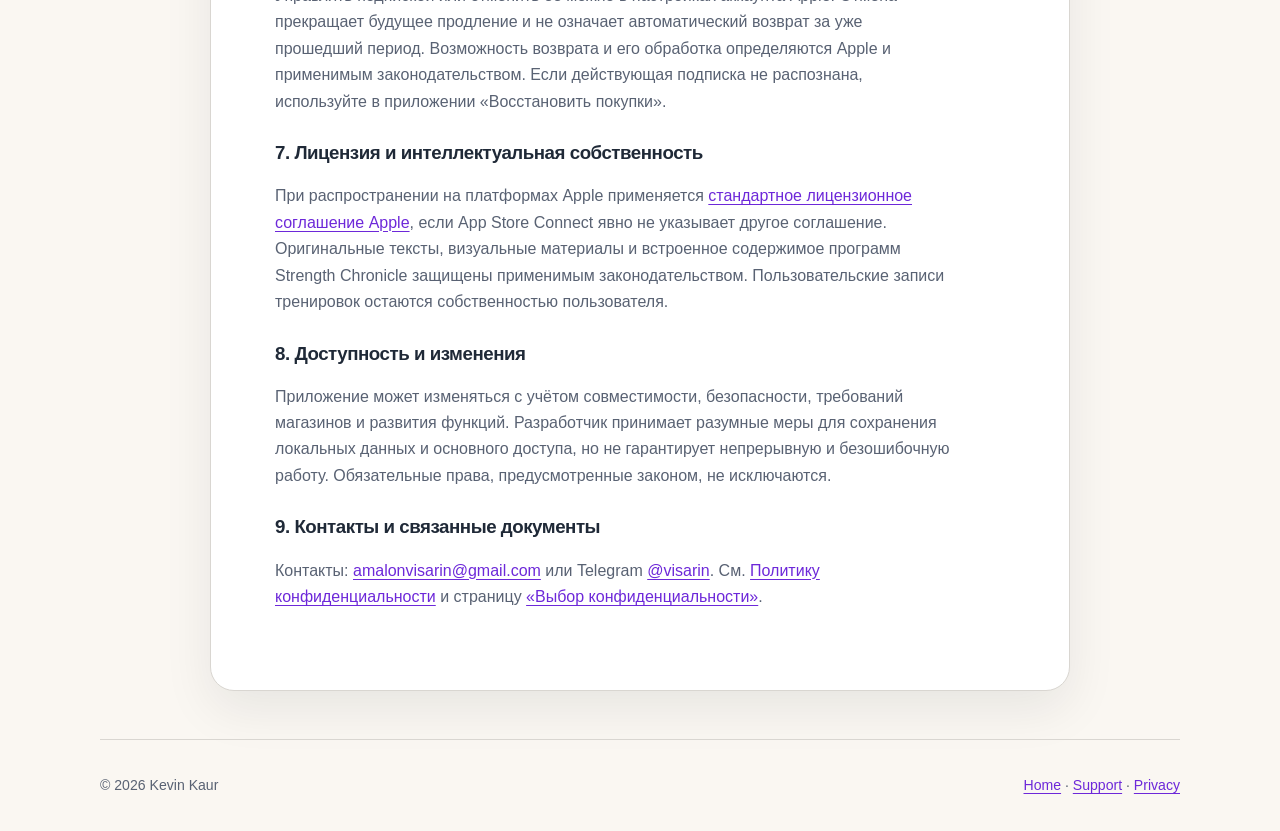
<file: terms/index.html>
<!doctype html>
<html lang="en">
<head>
  <meta charset="utf-8">
  <meta name="viewport" content="width=device-width, initial-scale=1">
  <meta name="description" content="Terms of Use for Strength Chronicle.">
  <meta name="referrer" content="no-referrer">
  <meta http-equiv="Content-Security-Policy" content="default-src 'self'; style-src 'self'; img-src 'self' data:; base-uri 'none'; form-action 'none'">
  <title>Terms of Use · Strength Chronicle</title>
  <link rel="stylesheet" href="../assets/styles.css">
</head>
<body>
  <a class="skip-link" href="#content">Skip to content / К содержанию</a>
  <header class="site-header">
    <a class="brand" href="../"><span class="brand-mark" aria-hidden="true">SC</span><span>Strength Chronicle</span></a>
    <nav aria-label="Primary navigation"><a href="../support/">Support</a><a href="../privacy/">Privacy</a><a aria-current="page" href="./">Terms</a></nav>
  </header>
  <main id="content" class="document policy">
    <section id="en" lang="en" aria-labelledby="terms-en">
      <nav class="language-nav" aria-label="Language / Язык"><a href="#en" lang="en" hreflang="en">English</a><a href="#ru" lang="ru" hreflang="ru">Русский</a></nav>
      <p class="eyebrow">Effective August 24, 2026</p>
      <h1 id="terms-en">Terms of Use</h1>
      <p>Strength Chronicle is provided by <strong>Kevin Kaur</strong>, an independent developer based in Finland. These product-specific terms supplement the applicable app-store terms and do not replace mandatory consumer rights.</p>
      <h2>1. Eligibility and acceptance</h2>
      <p>The app is intended for people aged 18 and over. By using Strength Chronicle, you agree to use it lawfully and in accordance with these terms.</p>
      <h2>2. Training and health disclaimer</h2>
      <p>Strength Chronicle is a training journal and planning tool. It does not provide medical care, diagnosis, treatment, or individualized medical advice. Training calculations and suggested plans are informational and cannot account for every injury, health condition, technique issue, or training environment.</p>
      <p>Estimated one-repetition maximums, loads, volume, readiness, progressions, and program outputs are approximations, not safety determinations or instructions to attempt a maximal lift. Use your own judgment, select appropriate loads, equipment, supervision, and technique, and stop training if you experience pain, dizziness, unusual shortness of breath, or other concerning symptoms. Seek advice from a qualified healthcare or training professional before starting or changing training when appropriate. No particular result is guaranteed.</p>
      <h2>3. Assumption of risk and limitation of liability</h2>
      <p>Physical strength training involves inherent risks, including strain, injury, illness, equipment or property damage, serious injury, and, in rare cases, death. Strength Chronicle cannot observe or assess your current health, fatigue, pain, technique, equipment, supervision, or training environment. You decide whether an activity is suitable and whether to modify, postpone, or stop it.</p>
      <p>Strength Chronicle is not an emergency service and does not monitor users. If you believe you may have a medical emergency, stop training and contact the appropriate local emergency service.</p>
      <p>To the fullest extent permitted by applicable law, use of the app, its calculations, and suggested programs is at your own risk. Kevin Kaur is not responsible for injury, damage, or loss caused by unsafe training, unsuitable equipment or surroundings, inaccurate or incomplete information supplied to the app, ignoring warnings or professional advice, or treating an estimate as medical or safety advice. This paragraph does not exclude or limit any liability or mandatory consumer right that applicable law does not allow to be excluded or limited.</p>
      <h2>4. Local data and backups</h2>
      <p>The app has no developer-operated account or cloud synchronization. You are responsible for protecting your device and any backup or export you create. Deleting data or uninstalling the app may be irreversible, subject to device-backup behavior.</p>
      <h2>5. Free access and Premium</h2>
      <p>The current app contains no advertising SDK and shows no ads. Premium unlocks the Premium capabilities described in the app. Subscription expiry does not delete existing workout or profile data.</p>
      <h2>6. Auto-renewable subscriptions</h2>
      <p>Strength Chronicle may offer monthly and annual auto-renewable subscriptions through the Apple App Store. The exact price, currency, trial or introductory offer, billing period, and renewal terms shown by the App Store before confirmation control the purchase. Payment and renewal are handled by Apple.</p>
      <p>You can manage or cancel a subscription through your Apple account settings. Cancellation affects future renewal and does not retroactively refund an elapsed period. Refund eligibility and processing are controlled by Apple and applicable law. Use Restore Purchases in the app when an existing subscription is not recognized.</p>
      <h2>7. App license and intellectual property</h2>
      <p>For Apple-platform distribution, the <a href="https://www.apple.com/legal/internet-services/itunes/dev/stdeula/">Apple Standard End User License Agreement</a> applies unless App Store Connect expressly shows another agreement. Strength Chronicle, its original text, visual assets, and bundled program content remain protected by applicable intellectual-property law. Your own training records remain yours.</p>
      <h2>8. Availability and changes</h2>
      <p>The app may change as compatibility, safety, store requirements, and product features evolve. Reasonable efforts are made to preserve local data and core access, but uninterrupted or error-free operation cannot be guaranteed. Mandatory statutory rights are not excluded.</p>
      <h2>9. Contact and related documents</h2>
      <p>Contact: <a href="mailto:amalonvisarin@gmail.com">amalonvisarin@gmail.com</a> or Telegram <a href="https://t.me/visarin">@visarin</a>. See the <a href="../privacy/">Privacy Policy</a> and <a href="../privacy-choices/">Privacy Choices</a>.</p>
    </section>
    <hr>
    <section id="ru" lang="ru" aria-labelledby="terms-ru">
      <nav class="language-nav" aria-label="Language / Язык"><a href="#en" lang="en" hreflang="en">English</a><a href="#ru" lang="ru" hreflang="ru">Русский</a></nav>
      <p class="eyebrow">Действуют с 24 августа 2026 года</p>
      <h2 id="terms-ru" class="document-title">Условия использования</h2>
      <p>Strength Chronicle предоставляется <strong>Kevin Kaur</strong>, независимым разработчиком из Финляндии. Эти условия описывают особенности продукта, дополняют правила магазина приложений и не отменяют обязательные права потребителей.</p>
      <h3>1. Возраст и принятие условий</h3>
      <p>Приложение предназначено для пользователей от 18 лет. Используя Strength Chronicle, вы соглашаетесь пользоваться приложением законно и соблюдать эти условия.</p>
      <h3>2. Тренировки и медицинская информация</h3>
      <p>Strength Chronicle — журнал и инструмент планирования тренировок. Приложение не оказывает медицинскую помощь, не ставит диагнозы, не назначает лечение и не предоставляет индивидуальные медицинские рекомендации. Расчёты и предложенные планы носят информационный характер и не могут учитывать каждую травму, заболевание, особенность техники или условия тренировок.</p>
      <p>Расчётный одноповторный максимум, веса, объём, готовность, прогрессия и результаты построения программы являются приблизительными оценками, а не заключением о безопасности и не указанием выполнять максимальный подъём. Самостоятельно оценивайте нагрузку, выбирайте подходящие веса, оборудование, страховку и технику. Прекратите тренировку при боли, головокружении, необычной одышке или иных тревожных симптомах. При необходимости проконсультируйтесь с квалифицированным врачом или тренером до начала или изменения тренировок. Конкретный результат не гарантируется.</p>
      <h3>3. Принятие риска и ограничение ответственности</h3>
      <p>Силовые тренировки связаны с неотъемлемыми рисками, включая перенапряжение, травму, ухудшение самочувствия, повреждение оборудования или имущества, тяжёлую травму и, в редких случаях, смерть. Strength Chronicle не может наблюдать или оценивать ваше текущее состояние здоровья, усталость, боль, технику, оборудование, страховку или условия тренировки. Вы сами решаете, подходит ли вам действие и нужно ли изменить, отложить или прекратить его.</p>
      <p>Strength Chronicle не является службой экстренной помощи и не наблюдает за пользователем. Если вы предполагаете экстренную медицинскую ситуацию, прекратите тренировку и обратитесь в соответствующую местную экстренную службу.</p>
      <p>В максимально допустимой применимым законодательством степени вы используете приложение, его расчёты и предложенные программы на свой риск. Kevin Kaur не отвечает за травму, ущерб или убытки, вызванные небезопасной тренировкой, неподходящим оборудованием или окружением, неточными или неполными сведениями, введёнными в приложение, игнорированием предупреждений или профессиональных рекомендаций либо использованием расчётной оценки как медицинского заключения или гарантии безопасности. Этот пункт не исключает и не ограничивает ответственность или обязательные права потребителя, которые по применимому законодательству нельзя исключить или ограничить.</p>
      <h3>4. Локальные данные и резервные копии</h3>
      <p>В приложении нет аккаунта разработчика или облачной синхронизации. Пользователь отвечает за защиту устройства и созданных резервных копий или экспортов. Удаление данных или приложения может быть необратимым с учётом поведения резервных копий устройства.</p>
      <h3>5. Бесплатный доступ и Premium</h3>
      <p>Текущая версия приложения не содержит рекламного SDK и не показывает рекламу. Premium открывает Premium-возможности, описанные в приложении. Окончание подписки не удаляет существующие тренировки или данные профиля.</p>
      <h3>6. Автопродлеваемые подписки</h3>
      <p>Strength Chronicle может предлагать месячную и годовую автопродлеваемые подписки через Apple App Store. Определяющими являются цена, валюта, пробный или вводный период, срок и условия продления, показанные App Store до подтверждения покупки. Оплату и продление обрабатывает Apple.</p>
      <p>Управлять подпиской или отменить её можно в настройках аккаунта Apple. Отмена прекращает будущее продление и не означает автоматический возврат за уже прошедший период. Возможность возврата и его обработка определяются Apple и применимым законодательством. Если действующая подписка не распознана, используйте в приложении «Восстановить покупки».</p>
      <h3>7. Лицензия и интеллектуальная собственность</h3>
      <p>При распространении на платформах Apple применяется <a href="https://www.apple.com/legal/internet-services/itunes/dev/stdeula/">стандартное лицензионное соглашение Apple</a>, если App Store Connect явно не указывает другое соглашение. Оригинальные тексты, визуальные материалы и встроенное содержимое программ Strength Chronicle защищены применимым законодательством. Пользовательские записи тренировок остаются собственностью пользователя.</p>
      <h3>8. Доступность и изменения</h3>
      <p>Приложение может изменяться с учётом совместимости, безопасности, требований магазинов и развития функций. Разработчик принимает разумные меры для сохранения локальных данных и основного доступа, но не гарантирует непрерывную и безошибочную работу. Обязательные права, предусмотренные законом, не исключаются.</p>
      <h3>9. Контакты и связанные документы</h3>
      <p>Контакты: <a href="mailto:amalonvisarin@gmail.com">amalonvisarin@gmail.com</a> или Telegram <a href="https://t.me/visarin">@visarin</a>. См. <a href="../privacy/#ru">Политику конфиденциальности</a> и страницу <a href="../privacy-choices/#ru">«Выбор конфиденциальности»</a>.</p>
    </section>
  </main>
  <footer><span>© 2026 Kevin Kaur</span><span><a href="../">Home</a> · <a href="../support/">Support</a> · <a href="../privacy/">Privacy</a></span></footer>
</body>
</html>
</file>
<file: assets/styles.css>
:root {
  color-scheme: light dark;
  --bg: #faf7f2;
  --surface: #ffffff;
  --text: #1f2937;
  --muted: #596273;
  --outline: #d9d6d1;
  --primary: #6d28d9;
  --primary-soft: #ede9fe;
  --shadow: 0 18px 50px rgba(15, 23, 42, .08);
  font-family: Verdana, Geneva, Tahoma, sans-serif;
}

* { box-sizing: border-box; }
html { scroll-behavior: smooth; }
body { margin: 0; background: var(--bg); color: var(--text); line-height: 1.65; }
a { color: var(--primary); text-underline-offset: .18em; }
a:hover { text-decoration-thickness: .14em; }
a:focus-visible { outline: 3px solid #f59e0b; outline-offset: 4px; border-radius: 4px; }
.skip-link { position: fixed; left: 1rem; top: 1rem; max-width: calc(100% - 2rem); transform: translateY(calc(-100% - 2rem)); z-index: 10; padding: .75rem 1rem; background: var(--text); color: var(--surface); }
.skip-link:focus { transform: translateY(0); }
.site-header, footer { width: min(1080px, calc(100% - 2rem)); margin: 0 auto; display: flex; align-items: center; justify-content: space-between; gap: 1rem; }
.site-header { min-height: 76px; border-bottom: 1px solid var(--outline); }
.brand { min-height: 44px; display: inline-flex; align-items: center; gap: .7rem; color: var(--text); font-weight: 800; text-decoration: none; letter-spacing: -.02em; }
.brand-mark { width: 40px; height: 40px; flex-shrink: 0; display: grid; place-items: center; border-radius: 13px; background: var(--primary); color: white; font-size: .78rem; box-shadow: inset 0 0 0 1px rgba(255,255,255,.28); }
nav { display: flex; gap: .3rem; }
nav a { min-height: 44px; display: inline-flex; align-items: center; padding: 0 .8rem; border-radius: 12px; color: var(--text); text-decoration: none; }
nav a:hover, nav a[aria-current="page"] { background: var(--primary-soft); color: #4c1d95; }
main { width: min(1080px, calc(100% - 2rem)); margin: 0 auto; }
.hero { position: relative; overflow: hidden; margin: 4.5rem 0 2rem; padding: clamp(2rem, 6vw, 4.5rem); border: 1px solid #c4b5fd; border-radius: 32px; background: linear-gradient(135deg, #ffffff 0%, #f5f0ff 72%, #ede9fe 100%); box-shadow: var(--shadow); }
.hero::after { content: ""; position: absolute; width: 240px; height: 240px; right: -80px; bottom: -110px; border: 38px solid rgba(109,40,217,.10); border-radius: 50%; }
.eyebrow { margin: 0 0 .65rem; color: var(--primary); font-size: .78rem; font-weight: 800; letter-spacing: .11em; text-transform: uppercase; }
h1, h2, h3 { line-height: 1.2; letter-spacing: -.025em; overflow-wrap: anywhere; hyphens: auto; }
h1 { max-width: 820px; margin: 0; font-size: clamp(2.35rem, 7vw, 5rem); }
h2 { margin-top: 2.2rem; font-size: clamp(1.45rem, 3vw, 2rem); }
h3 { margin-top: 1.7rem; }
.lead { max-width: 760px; color: var(--muted); font-size: clamp(1.05rem, 2vw, 1.25rem); }
.actions { display: flex; flex-wrap: wrap; gap: .75rem; margin-top: 1.6rem; }
.button { min-height: 48px; display: inline-flex; align-items: center; justify-content: center; padding: .65rem 1rem; border: 1px solid var(--outline); border-radius: 14px; background: var(--surface); color: var(--text); font-weight: 700; text-decoration: none; }
.button.primary { border-color: var(--primary); background: var(--primary); color: white; }
.grid { display: grid; grid-template-columns: repeat(3, 1fr); gap: 1rem; }
.card, .translation, .document { border: 1px solid var(--outline); border-radius: 24px; background: var(--surface); box-shadow: var(--shadow); }
.card { padding: 1.5rem; }
.card h2 { margin-top: 0; font-size: 1.15rem; }
.card p, .translation p { color: var(--muted); }
.translation { margin: 2rem 0 4rem; padding: clamp(1.5rem, 4vw, 2.5rem); overflow-wrap: anywhere; }
.translation h2 { margin-top: 0; }
.document { max-width: 860px; margin: 3rem auto; padding: clamp(1.4rem, 5vw, 4rem); }
.document h1 { font-size: clamp(2.2rem, 6vw, 4rem); }
.document-title { font-size: clamp(2rem, 5vw, 3.25rem); }
.document p, .document li { max-width: 76ch; overflow-wrap: anywhere; }
.language-nav { flex-wrap: wrap; justify-content: flex-start; margin-bottom: 1.25rem; }
.language-nav a { min-width: 44px; text-decoration: underline; }
.document section { scroll-margin-top: 1rem; }
.document hr { margin: 4rem 0; border: 0; border-top: 1px solid var(--outline); }
.steps { display: grid; gap: .8rem; }
.steps article { padding: .15rem 1rem; border-left: 4px solid #c4b5fd; background: color-mix(in srgb, var(--primary-soft) 45%, transparent); }
.policy section > p { color: var(--muted); }
.policy strong { color: var(--text); }
footer { min-height: 92px; padding: 1rem 0; border-top: 1px solid var(--outline); color: var(--muted); font-size: .88rem; }

@media (max-width: 760px) {
  .site-header { align-items: flex-start; flex-wrap: wrap; padding: .8rem 0; }
  .brand > span:last-child { max-width: 10ch; line-height: 1.1; }
  nav { flex-wrap: wrap; justify-content: flex-end; }
  .site-header nav { width: 100%; justify-content: flex-start; }
  nav a { padding: 0 .55rem; }
  .hero { margin-top: 2rem; border-radius: 24px; }
  .grid { grid-template-columns: 1fr; }
  footer { align-items: flex-start; flex-direction: column; justify-content: center; }
}

@media (prefers-color-scheme: dark) {
  :root { --bg: #111827; --surface: #18212f; --text: #f9fafb; --muted: #d1d5db; --outline: #475569; --primary: #c4b5fd; --primary-soft: #4c1d95; --shadow: 0 18px 50px rgba(0,0,0,.26); }
  .brand-mark, .button.primary { background: #8b5cf6; color: #fff; }
  nav a:hover, nav a[aria-current="page"] { color: #ede9fe; }
  .hero { border-color: #6d28d9; background: linear-gradient(135deg, #18212f 0%, #241b38 100%); }
}

@media (prefers-contrast: more) {
  :root { --outline: currentColor; --shadow: none; }
  .card, .translation, .document, .hero, .button { border-width: 2px; }
}

@media (prefers-reduced-motion: reduce) { html { scroll-behavior: auto; } }
</file>
